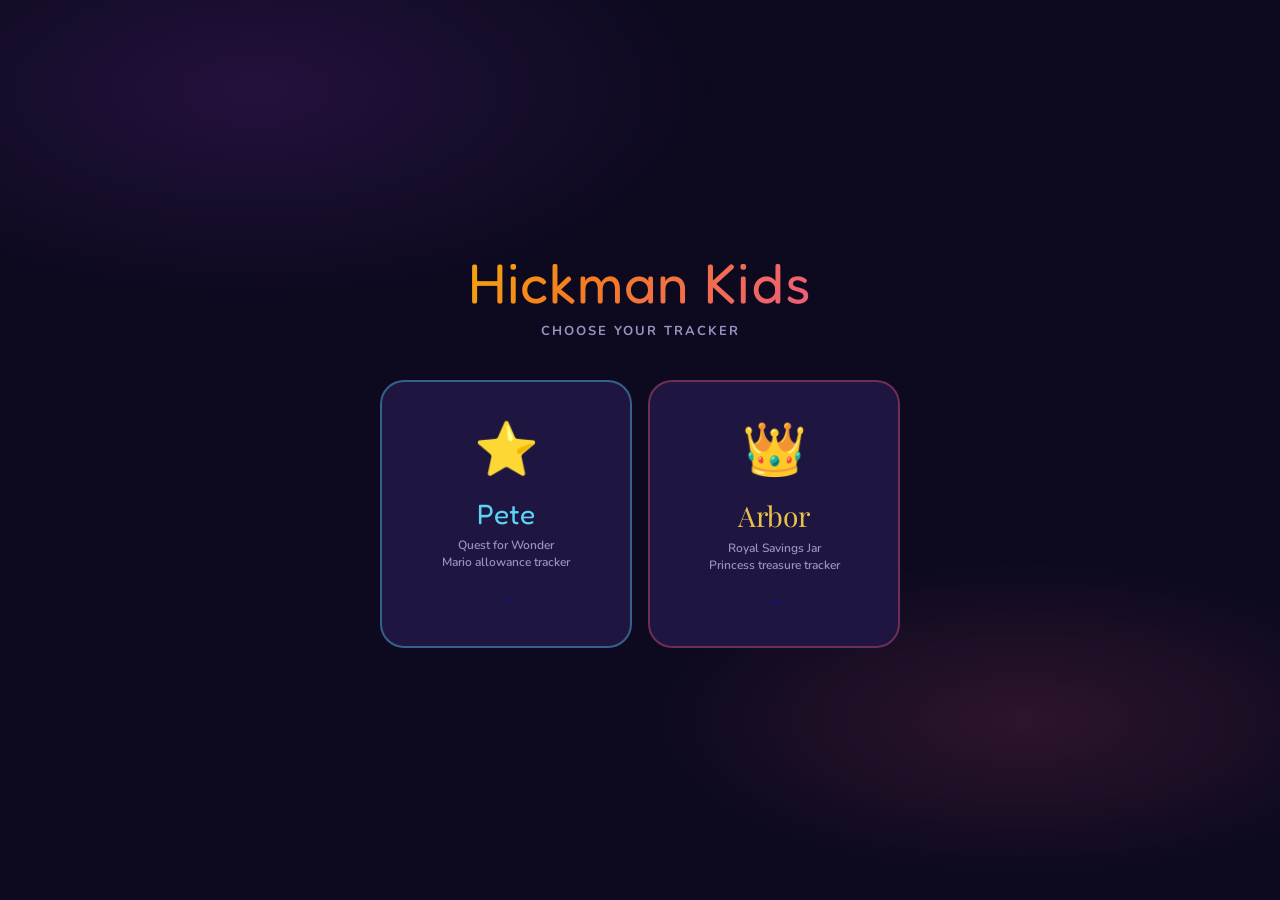
<file: index.html>
<!DOCTYPE html>
<html lang="en">
<head>
<meta charset="UTF-8">
<meta name="viewport" content="width=device-width, initial-scale=1.0">
<title>Hickman Kids Tracker</title>
<link href="https://fonts.googleapis.com/css2?family=Fredoka+One&family=Playfair+Display:wght@700;900&family=Nunito:wght@400;600;700;800&display=swap" rel="stylesheet">
<style>
  :root {
    --bg: #0d0a1f;
    --card: #1e1640;
    --border: #3a2f6b;
    --text: #f0eaff;
    --muted: #9b90c2;
    --yellow: #f5c400;
    --green: #2cb84e;
    --rose: #e8547a;
    --gold: #e8c14a;
    --peach: #f4a7b9;
    --lilac: #c9a8e0;
    --sky: #5bd3f5;
    --orange: #f57c20;
    --pink: #e9529e;
  }

  * { box-sizing: border-box; margin: 0; padding: 0; }

  body {
    background: var(--bg);
    font-family: 'Nunito', sans-serif;
    color: var(--text);
    min-height: 100vh;
    display: flex;
    flex-direction: column;
    align-items: center;
    justify-content: center;
    overflow-x: hidden;
    padding: 24px 16px;
  }

  body::before {
    content: '';
    position: fixed;
    inset: 0;
    background:
      radial-gradient(ellipse 60% 40% at 20% 10%, rgba(139,52,196,0.18) 0%, transparent 60%),
      radial-gradient(ellipse 50% 30% at 80% 80%, rgba(232,84,122,0.15) 0%, transparent 60%);
    pointer-events: none;
    z-index: 0;
  }

  .stars { position: fixed; inset: 0; pointer-events: none; z-index: 0; overflow: hidden; }
  .star {
    position: absolute;
    width: 3px; height: 3px;
    border-radius: 50%;
    background: white;
    opacity: 0;
    animation: twinkle var(--d) var(--delay) infinite;
  }
  @keyframes twinkle {
    0%, 100% { opacity: 0; }
    50% { opacity: var(--op); }
  }

  .wrap {
    position: relative;
    z-index: 1;
    max-width: 520px;
    width: 100%;
    text-align: center;
  }

  header { margin-bottom: 40px; }

  .main-title {
    font-family: 'Fredoka One', cursive;
    font-size: clamp(32px, 9vw, 56px);
    background: linear-gradient(135deg, var(--yellow) 0%, var(--orange) 40%, var(--pink) 100%);
    -webkit-background-clip: text;
    -webkit-text-fill-color: transparent;
    background-clip: text;
    line-height: 1.1;
    letter-spacing: 1px;
  }

  .subtitle {
    font-size: 13px;
    color: var(--muted);
    margin-top: 8px;
    font-weight: 700;
    letter-spacing: 2px;
    text-transform: uppercase;
  }

  .cards {
    display: grid;
    grid-template-columns: 1fr 1fr;
    gap: 16px;
  }

  .kid-card {
    display: block;
    text-decoration: none;
    background: var(--card);
    border: 2px solid var(--border);
    border-radius: 24px;
    padding: 32px 20px;
    transition: all 0.2s cubic-bezier(0.34,1.56,0.64,1);
    cursor: pointer;
    position: relative;
    overflow: hidden;
  }

  .kid-card::before {
    content: '';
    position: absolute;
    inset: 0;
    opacity: 0;
    transition: opacity 0.2s;
    border-radius: 22px;
  }

  .kid-card:hover { transform: translateY(-6px); }
  .kid-card:hover::before { opacity: 1; }

  .pete-card { border-color: rgba(91,211,245,0.4); }
  .pete-card::before { background: radial-gradient(ellipse at top, rgba(91,211,245,0.08) 0%, transparent 70%); }
  .pete-card:hover { border-color: var(--sky); box-shadow: 0 8px 32px rgba(91,211,245,0.2); }

  .arbor-card { border-color: rgba(232,84,122,0.4); }
  .arbor-card::before { background: radial-gradient(ellipse at top, rgba(232,84,122,0.08) 0%, transparent 70%); }
  .arbor-card:hover { border-color: var(--rose); box-shadow: 0 8px 32px rgba(232,84,122,0.2); }

  .kid-emoji {
    font-size: 52px;
    display: block;
    margin-bottom: 12px;
    animation: bob 3s ease-in-out infinite;
  }

  .pete-card .kid-emoji { animation-delay: 0s; }
  .arbor-card .kid-emoji { animation-delay: 1.5s; }

  @keyframes bob {
    0%, 100% { transform: translateY(0); }
    50% { transform: translateY(-8px); }
  }

  .kid-name {
    font-family: 'Fredoka One', cursive;
    font-size: 28px;
    margin-bottom: 6px;
  }

  .pete-card .kid-name { color: var(--sky); }
  .arbor-card .kid-name {
    font-family: 'Playfair Display', serif;
    color: var(--gold);
  }

  .kid-desc {
    font-size: 12px;
    color: var(--muted);
    font-weight: 600;
    line-height: 1.4;
  }

  .arrow {
    display: inline-block;
    margin-top: 16px;
    font-size: 18px;
    opacity: 0.4;
    transition: opacity 0.2s, transform 0.2s;
  }
  .kid-card:hover .arrow { opacity: 1; transform: translateX(4px); }

  @media (max-width: 420px) {
    .cards { grid-template-columns: 1fr; }
  }
</style>
</head>
<body>

<div class="stars" id="stars"></div>

<div class="wrap">
  <header>
    <div class="main-title">Hickman Kids</div>
    <div class="subtitle">Choose your tracker</div>
  </header>

  <div class="cards">
    <a class="kid-card pete-card" href="pete.html">
      <span class="kid-emoji">⭐</span>
      <div class="kid-name">Pete</div>
      <div class="kid-desc">Quest for Wonder<br>Mario allowance tracker</div>
      <div class="arrow">→</div>
    </a>
    <a class="kid-card arbor-card" href="arbor.html">
      <span class="kid-emoji">👑</span>
      <div class="kid-name">Arbor</div>
      <div class="kid-desc">Royal Savings Jar<br>Princess treasure tracker</div>
      <div class="arrow">→</div>
    </a>
  </div>
</div>

<script>
function buildStars() {
  const s = document.getElementById('stars');
  for (let i = 0; i < 70; i++) {
    const d = document.createElement('div');
    d.className = 'star';
    d.style.cssText = `left:${Math.random()*100}%;top:${Math.random()*100}%;--d:${2+Math.random()*4}s;--delay:${Math.random()*5}s;--op:${0.3+Math.random()*0.7}`;
    s.appendChild(d);
  }
}
buildStars();
</script>
</body>
</html>
</file>
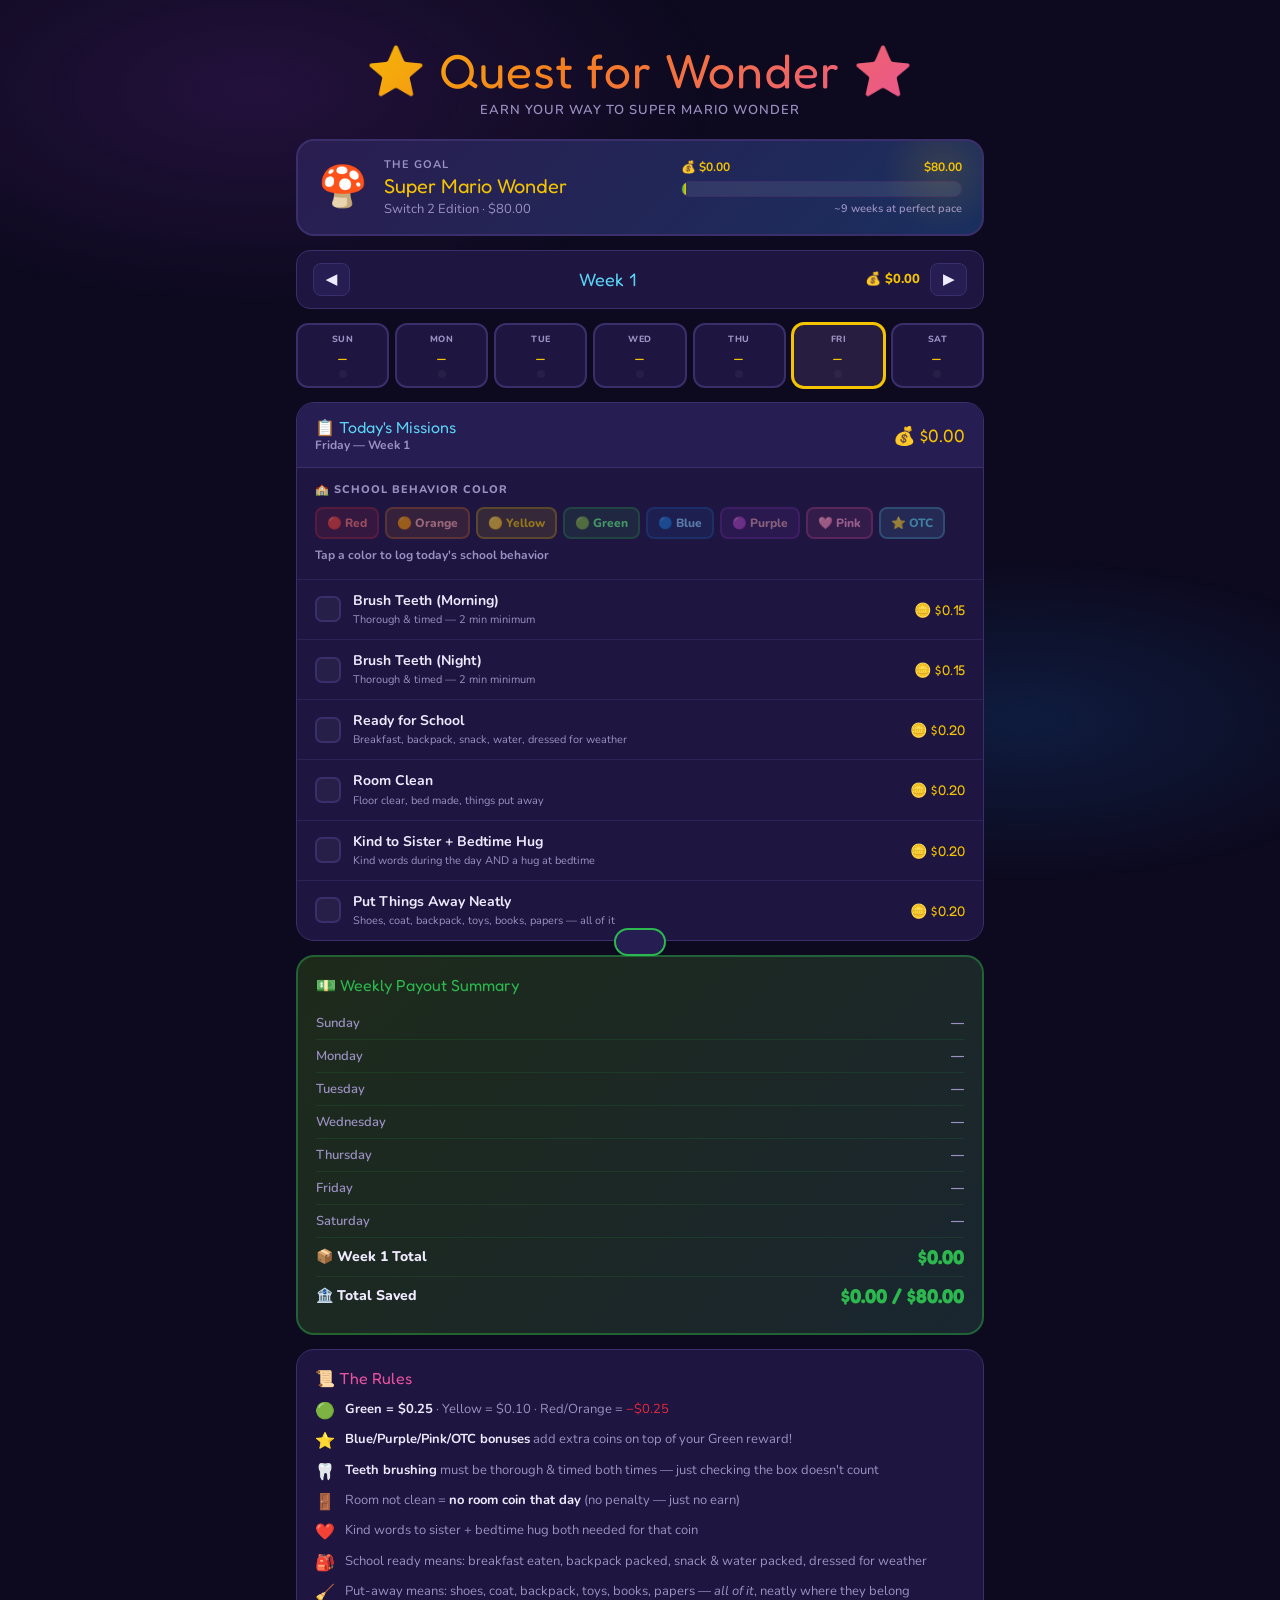
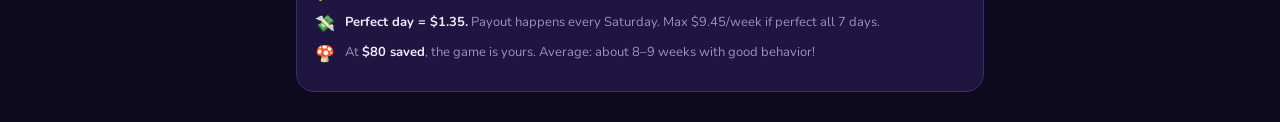
<file: mario-tracker/index.html>
<!DOCTYPE html>
<html lang="en">
<head>
<meta charset="UTF-8">
<meta name="viewport" content="width=device-width, initial-scale=1.0">
<title>Mario Wonder Allowance Tracker</title>
<link href="https://fonts.googleapis.com/css2?family=Fredoka+One&family=Nunito:wght@400;600;700;800&display=swap" rel="stylesheet">
<style>
  :root {
    --red: #e8293a;
    --blue: #1a6fcf;
    --yellow: #f5c400;
    --green: #2cb84e;
    --orange: #f57c20;
    --purple: #8b34c4;
    --pink: #e9529e;
    --sky: #5bd3f5;
    --dark: #1a1033;
    --coin: #f5c400;
    --bg: #0d0a1f;
    --card: #1e1640;
    --card2: #261d52;
    --text: #f0eaff;
    --muted: #9b90c2;
    --border: #3a2f6b;
    --goal: 80;
  }

  * { box-sizing: border-box; margin: 0; padding: 0; }

  body {
    background: var(--bg);
    font-family: 'Nunito', sans-serif;
    color: var(--text);
    min-height: 100vh;
    overflow-x: hidden;
  }

  body::before {
    content: '';
    position: fixed;
    inset: 0;
    background:
      radial-gradient(ellipse 60% 40% at 20% 10%, rgba(139,52,196,0.18) 0%, transparent 60%),
      radial-gradient(ellipse 50% 30% at 80% 80%, rgba(26,111,207,0.18) 0%, transparent 60%);
    pointer-events: none;
    z-index: 0;
  }

  .stars {
    position: fixed;
    inset: 0;
    pointer-events: none;
    z-index: 0;
    overflow: hidden;
  }
  .star {
    position: absolute;
    width: 3px; height: 3px;
    border-radius: 50%;
    background: white;
    opacity: 0;
    animation: twinkle var(--d) var(--delay) infinite;
  }
  @keyframes twinkle {
    0%, 100% { opacity: 0; }
    50% { opacity: var(--op); }
  }

  .wrap { position: relative; z-index: 1; max-width: 720px; margin: 0 auto; padding: 16px; }

  /* HEADER */
  header {
    text-align: center;
    padding: 28px 16px 20px;
  }
  .game-title {
    font-family: 'Fredoka One', cursive;
    font-size: clamp(28px, 7vw, 48px);
    background: linear-gradient(135deg, var(--yellow) 0%, var(--orange) 40%, var(--pink) 100%);
    -webkit-background-clip: text;
    -webkit-text-fill-color: transparent;
    background-clip: text;
    text-shadow: none;
    line-height: 1.1;
    letter-spacing: 1px;
  }
  .subtitle {
    font-size: 13px;
    color: var(--muted);
    margin-top: 4px;
    font-weight: 600;
    letter-spacing: 1px;
    text-transform: uppercase;
  }

  /* GOAL BANNER */
  .goal-banner {
    background: linear-gradient(135deg, #2a1d50, #1a2f5e);
    border: 2px solid var(--border);
    border-radius: 18px;
    padding: 16px 20px;
    margin-bottom: 14px;
    display: flex;
    align-items: center;
    gap: 16px;
    position: relative;
    overflow: hidden;
  }
  .goal-banner::before {
    content: '';
    position: absolute;
    top: -30px; right: -20px;
    width: 120px; height: 120px;
    background: radial-gradient(circle, rgba(245,196,0,0.12) 0%, transparent 70%);
  }
  .coin-icon { font-size: 40px; flex-shrink: 0; }
  .goal-info { flex: 1; }
  .goal-label { font-size: 11px; text-transform: uppercase; letter-spacing: 1px; color: var(--muted); font-weight: 700; }
  .goal-name { font-family: 'Fredoka One', cursive; font-size: 20px; color: var(--yellow); margin: 2px 0; }
  .goal-price { font-size: 13px; color: var(--muted); }
  .progress-area { flex: 1; min-width: 0; }
  .progress-label {
    display: flex;
    justify-content: space-between;
    font-size: 12px;
    font-weight: 700;
    margin-bottom: 6px;
  }
  .progress-label span:first-child { color: var(--sky); }
  .progress-label span:last-child { color: var(--yellow); }
  .progress-bar {
    height: 16px;
    background: rgba(255,255,255,0.08);
    border-radius: 8px;
    overflow: hidden;
    border: 1px solid var(--border);
  }
  .progress-fill {
    height: 100%;
    background: linear-gradient(90deg, var(--green), var(--yellow));
    border-radius: 8px;
    transition: width 0.6s cubic-bezier(0.34,1.56,0.64,1);
    min-width: 4px;
  }
  .weeks-left {
    font-size: 11px;
    color: var(--muted);
    margin-top: 4px;
    text-align: right;
    font-weight: 600;
  }

  /* WEEK NAV */
  .week-nav {
    display: flex;
    align-items: center;
    gap: 10px;
    background: var(--card);
    border: 1px solid var(--border);
    border-radius: 14px;
    padding: 12px 16px;
    margin-bottom: 14px;
  }
  .week-nav button {
    background: var(--card2);
    border: 1px solid var(--border);
    color: var(--text);
    border-radius: 8px;
    padding: 6px 12px;
    font-family: 'Nunito', sans-serif;
    font-weight: 700;
    font-size: 14px;
    cursor: pointer;
    transition: background 0.15s;
  }
  .week-nav button:hover { background: #3a2f6b; }
  .week-title {
    flex: 1;
    text-align: center;
    font-family: 'Fredoka One', cursive;
    font-size: 18px;
    color: var(--sky);
  }
  .week-earned {
    font-size: 13px;
    font-weight: 800;
    color: var(--yellow);
    white-space: nowrap;
  }

  /* DAY GRID */
  .days-grid {
    display: grid;
    grid-template-columns: repeat(7, 1fr);
    gap: 6px;
    margin-bottom: 14px;
  }
  .day-pill {
    background: var(--card);
    border: 2px solid var(--border);
    border-radius: 12px;
    padding: 8px 4px;
    text-align: center;
    cursor: pointer;
    transition: all 0.15s;
    position: relative;
  }
  .day-pill:hover { border-color: var(--sky); transform: translateY(-2px); }
  .day-pill.active { border-color: var(--yellow); background: #261d40; box-shadow: 0 0 0 1px var(--yellow); }
  .day-pill.today { border-color: var(--sky); }
  .day-name { font-size: 9px; font-weight: 800; text-transform: uppercase; letter-spacing: 0.5px; color: var(--muted); margin-bottom: 4px; }
  .day-coins { font-family: 'Fredoka One', cursive; font-size: 14px; color: var(--yellow); }
  .day-dot {
    width: 8px; height: 8px;
    border-radius: 50%;
    margin: 4px auto 0;
  }
  .day-dot.full { background: var(--green); }
  .day-dot.partial { background: var(--yellow); }
  .day-dot.empty { background: rgba(255,255,255,0.12); }
  .day-dot.future { background: rgba(255,255,255,0.04); }

  /* CHECKLIST */
  .checklist-card {
    background: var(--card);
    border: 1px solid var(--border);
    border-radius: 18px;
    overflow: hidden;
    margin-bottom: 14px;
  }
  .checklist-header {
    display: flex;
    align-items: center;
    justify-content: space-between;
    padding: 14px 18px;
    background: var(--card2);
    border-bottom: 1px solid var(--border);
  }
  .checklist-title { font-family: 'Fredoka One', cursive; font-size: 16px; color: var(--sky); }
  .checklist-day-label { font-size: 12px; font-weight: 700; color: var(--muted); }
  .checklist-day-coins { font-family: 'Fredoka One', cursive; font-size: 18px; color: var(--yellow); }

  .task-item {
    display: flex;
    align-items: center;
    gap: 12px;
    padding: 12px 18px;
    border-bottom: 1px solid rgba(58,47,107,0.5);
    cursor: pointer;
    transition: background 0.12s;
    user-select: none;
  }
  .task-item:last-child { border-bottom: none; }
  .task-item:hover { background: rgba(255,255,255,0.04); }
  .task-item.penalty-mode { cursor: default; }

  .task-check {
    width: 26px; height: 26px;
    border-radius: 7px;
    border: 2px solid var(--border);
    display: flex; align-items: center; justify-content: center;
    flex-shrink: 0;
    font-size: 14px;
    transition: all 0.15s;
    background: rgba(255,255,255,0.04);
  }
  .task-item.done .task-check { background: var(--green); border-color: var(--green); }
  .task-item.penalized .task-check { background: var(--red); border-color: var(--red); }
  .task-item.partial .task-check { background: var(--orange); border-color: var(--orange); }

  .task-info { flex: 1; min-width: 0; }
  .task-name { font-weight: 700; font-size: 14px; line-height: 1.3; }
  .task-note { font-size: 11px; color: var(--muted); margin-top: 2px; }
  .task-item.done .task-name { text-decoration: line-through; color: var(--muted); }

  .task-coin {
    font-family: 'Fredoka One', cursive;
    font-size: 14px;
    display: flex;
    align-items: center;
    gap: 3px;
    white-space: nowrap;
    flex-shrink: 0;
  }
  .task-coin.earn { color: var(--yellow); }
  .task-coin.penalty { color: var(--red); }
  .task-coin.zero { color: var(--muted); }

  /* SCHOOL BEHAVIOR SECTION */
  .behavior-section {
    padding: 14px 18px;
    border-bottom: 1px solid rgba(58,47,107,0.5);
  }
  .behavior-label { font-size: 11px; font-weight: 800; text-transform: uppercase; letter-spacing: 1px; color: var(--muted); margin-bottom: 10px; }
  .behavior-row { display: flex; gap: 6px; flex-wrap: wrap; }
  .beh-btn {
    padding: 6px 10px;
    border-radius: 8px;
    border: 2px solid transparent;
    font-family: 'Nunito', sans-serif;
    font-weight: 800;
    font-size: 12px;
    cursor: pointer;
    transition: all 0.15s;
    opacity: 0.55;
  }
  .beh-btn:hover { opacity: 0.85; transform: scale(1.05); }
  .beh-btn.selected { opacity: 1; transform: scale(1.07); box-shadow: 0 2px 12px rgba(0,0,0,0.4); }
  .beh-red { background: rgba(232,41,58,0.2); color: #f77; border-color: rgba(232,41,58,0.4); }
  .beh-red.selected { background: var(--red); color: white; border-color: var(--red); }
  .beh-orange { background: rgba(245,124,32,0.2); color: #faa; border-color: rgba(245,124,32,0.4); }
  .beh-orange.selected { background: var(--orange); color: white; border-color: var(--orange); }
  .beh-yellow { background: rgba(245,196,0,0.2); color: var(--yellow); border-color: rgba(245,196,0,0.4); }
  .beh-yellow.selected { background: var(--yellow); color: #1a1033; border-color: var(--yellow); }
  .beh-green { background: rgba(44,184,78,0.2); color: #6f8; border-color: rgba(44,184,78,0.4); }
  .beh-green.selected { background: var(--green); color: white; border-color: var(--green); }
  .beh-blue { background: rgba(26,111,207,0.2); color: #8cf; border-color: rgba(26,111,207,0.4); }
  .beh-blue.selected { background: var(--blue); color: white; border-color: var(--blue); }
  .beh-purple { background: rgba(139,52,196,0.2); color: #d9a; border-color: rgba(139,52,196,0.4); }
  .beh-purple.selected { background: var(--purple); color: white; border-color: var(--purple); }
  .beh-pink { background: rgba(233,82,158,0.2); color: #f9c; border-color: rgba(233,82,158,0.4); }
  .beh-pink.selected { background: var(--pink); color: white; border-color: var(--pink); }
  .beh-otc { background: rgba(91,211,245,0.2); color: var(--sky); border-color: rgba(91,211,245,0.4); }
  .beh-otc.selected { background: var(--sky); color: #0d0a1f; border-color: var(--sky); }
  .behavior-result { font-size: 12px; font-weight: 700; margin-top: 8px; min-height: 18px; }

  /* PAYOUT CARD */
  .payout-card {
    background: linear-gradient(135deg, #1d2a1a, #1a2630);
    border: 2px solid rgba(44,184,78,0.4);
    border-radius: 18px;
    padding: 18px;
    margin-bottom: 14px;
  }
  .payout-title {
    font-family: 'Fredoka One', cursive;
    font-size: 16px;
    color: var(--green);
    margin-bottom: 12px;
    display: flex;
    align-items: center;
    gap: 6px;
  }
  .payout-row {
    display: flex;
    justify-content: space-between;
    align-items: center;
    padding: 7px 0;
    border-bottom: 1px solid rgba(44,184,78,0.12);
    font-size: 13px;
  }
  .payout-row:last-child { border-bottom: none; }
  .payout-row span:first-child { color: var(--muted); font-weight: 600; }
  .payout-row span:last-child { font-weight: 800; }
  .payout-total { color: var(--green) !important; font-family: 'Fredoka One', cursive; font-size: 20px !important; }
  .payout-total-label { color: var(--text) !important; font-size: 14px !important; font-weight: 800 !important; }

  /* RULES */
  .rules-card {
    background: var(--card);
    border: 1px solid var(--border);
    border-radius: 18px;
    padding: 18px;
    margin-bottom: 14px;
  }
  .rules-title { font-family: 'Fredoka One', cursive; font-size: 16px; color: var(--pink); margin-bottom: 12px; }
  .rule { display: flex; gap: 10px; margin-bottom: 8px; font-size: 13px; line-height: 1.4; }
  .rule-icon { flex-shrink: 0; font-size: 16px; }
  .rule-text { color: var(--muted); }
  .rule strong { color: var(--text); }

  /* CONFETTI BURST */
  .confetti-overlay {
    position: fixed; inset: 0; pointer-events: none; z-index: 100;
    overflow: hidden;
    display: none;
  }
  .confetti-overlay.show { display: block; }
  .conf-piece {
    position: absolute;
    width: 8px; height: 8px;
    border-radius: 2px;
    animation: confetti-fall 1.6s ease-in forwards;
  }
  @keyframes confetti-fall {
    0% { transform: translateY(-20px) rotate(0deg); opacity: 1; }
    100% { transform: translateY(110vh) rotate(720deg); opacity: 0; }
  }

  /* TOAST */
  .toast {
    position: fixed;
    bottom: 24px; left: 50%;
    transform: translateX(-50%) translateY(80px);
    background: var(--card2);
    border: 2px solid var(--green);
    color: var(--text);
    padding: 12px 24px;
    border-radius: 14px;
    font-family: 'Fredoka One', cursive;
    font-size: 16px;
    z-index: 200;
    transition: transform 0.35s cubic-bezier(0.34,1.56,0.64,1);
    pointer-events: none;
    white-space: nowrap;
  }
  .toast.show { transform: translateX(-50%) translateY(0); }

  .coins-display {
    display: inline-flex; align-items: center; gap: 4px;
  }

  @media (max-width: 480px) {
    .goal-banner { flex-direction: column; align-items: flex-start; gap: 10px; }
    .days-grid { grid-template-columns: repeat(7,1fr); gap: 4px; }
    .day-name { font-size: 8px; }
    .day-coins { font-size: 12px; }
  }
</style>
</head>
<body>

<div class="stars" id="stars"></div>

<div class="confetti-overlay" id="confetti"></div>
<div class="toast" id="toast"></div>

<div class="wrap">

  <header>
    <div class="game-title">⭐ Quest for Wonder ⭐</div>
    <div class="subtitle">Earn your way to Super Mario Wonder</div>
  </header>

  <!-- GOAL BANNER -->
  <div class="goal-banner">
    <div class="coin-icon">🍄</div>
    <div class="goal-info">
      <div class="goal-label">The Goal</div>
      <div class="goal-name">Super Mario Wonder</div>
      <div class="goal-price">Switch 2 Edition · $80.00</div>
    </div>
    <div class="progress-area">
      <div class="progress-label">
        <span>💰 <span id="totalEarned">$0.00</span></span>
        <span>$80.00</span>
      </div>
      <div class="progress-bar">
        <div class="progress-fill" id="progressFill" style="width:0%"></div>
      </div>
      <div class="weeks-left" id="weeksLeft"></div>
    </div>
  </div>

  <!-- WEEK NAV -->
  <div class="week-nav">
    <button onclick="changeWeek(-1)">◀</button>
    <div class="week-title" id="weekTitle">Week 1</div>
    <div class="week-earned">💰 <span id="weekEarned">$0.00</span></div>
    <button onclick="changeWeek(1)">▶</button>
  </div>

  <!-- DAY PILLS -->
  <div class="days-grid" id="daysGrid"></div>

  <!-- DAILY CHECKLIST -->
  <div class="checklist-card">
    <div class="checklist-header">
      <div>
        <div class="checklist-title">📋 Today's Missions</div>
        <div class="checklist-day-label" id="checklistDayLabel">Monday</div>
      </div>
      <div class="checklist-day-coins">💰 <span id="dayTotal">$0.00</span></div>
    </div>

    <!-- BEHAVIOR -->
    <div class="behavior-section">
      <div class="behavior-label">🏫 School Behavior Color</div>
      <div class="behavior-row" id="behaviorRow"></div>
      <div class="behavior-result" id="behaviorResult"></div>
    </div>

    <!-- TASKS -->
    <div id="taskList"></div>
  </div>

  <!-- WEEKLY PAYOUT -->
  <div class="payout-card">
    <div class="payout-title">💵 Weekly Payout Summary</div>
    <div id="payoutRows"></div>
  </div>

  <!-- RULES -->
  <div class="rules-card">
    <div class="rules-title">📜 The Rules</div>
    <div class="rule"><span class="rule-icon">🟢</span><div class="rule-text"><strong>Green = $0.25</strong> · Yellow = $0.10 · Red/Orange = <span style="color:var(--red)">−$0.25</span></div></div>
    <div class="rule"><span class="rule-icon">⭐</span><div class="rule-text"><strong>Blue/Purple/Pink/OTC bonuses</strong> add extra coins on top of your Green reward!</div></div>
    <div class="rule"><span class="rule-icon">🦷</span><div class="rule-text"><strong>Teeth brushing</strong> must be thorough &amp; timed both times — just checking the box doesn't count</div></div>
    <div class="rule"><span class="rule-icon">🚪</span><div class="rule-text">Room not clean = <strong>no room coin that day</strong> (no penalty — just no earn)</div></div>
    <div class="rule"><span class="rule-icon">❤️</span><div class="rule-text">Kind words to sister + bedtime hug both needed for that coin</div></div>
    <div class="rule"><span class="rule-icon">🎒</span><div class="rule-text">School ready means: breakfast eaten, backpack packed, snack &amp; water packed, dressed for weather</div></div>
    <div class="rule"><span class="rule-icon">🧹</span><div class="rule-text">Put-away means: shoes, coat, backpack, toys, books, papers — <em>all of it</em>, neatly where they belong</div></div>
    <div class="rule"><span class="rule-icon">💸</span><div class="rule-text"><strong>Perfect day = $1.35.</strong> Payout happens every Saturday. Max $9.45/week if perfect all 7 days.</div></div>
    <div class="rule"><span class="rule-icon">🍄</span><div class="rule-text">At <strong>$80 saved</strong>, the game is yours. Average: about 8–9 weeks with good behavior!</div></div>
  </div>

</div>

<script>
// ─── DATA ───────────────────────────────────────────────────────────────
const GOAL = 80;
const DAYS = ['Sun','Mon','Tue','Wed','Thu','Fri','Sat'];
const DAY_FULL = ['Sunday','Monday','Tuesday','Wednesday','Thursday','Friday','Saturday'];

const BEHAVIOR_COLORS = [
  { id:'red',    label:'🔴 Red',    cls:'beh-red',    earn: -0.25, penalty: true,  note: '−$0.25 today' },
  { id:'orange', label:'🟠 Orange', cls:'beh-orange', earn: -0.25, penalty: true,  note: '−$0.25 today' },
  { id:'yellow', label:'🟡 Yellow', cls:'beh-yellow', earn:  0.10, penalty: false, note: '+$0.10' },
  { id:'green',  label:'🟢 Green',  cls:'beh-green',  earn:  0.25, penalty: false, note: '+$0.25 ✨' },
  { id:'blue',   label:'🔵 Blue',   cls:'beh-blue',   earn:  0.40, penalty: false, note: '+$0.40 🌟' },
  { id:'purple', label:'🟣 Purple', cls:'beh-purple', earn:  0.55, penalty: false, note: '+$0.55 💜' },
  { id:'pink',   label:'🩷 Pink',   cls:'beh-pink',   earn:  0.65, penalty: false, note: '+$0.65 🩷' },
  { id:'otc',    label:'⭐ OTC',    cls:'beh-otc',    earn:  0.80, penalty: false, note: '+$0.80 🏆 WOW!' },
];

// Tasks: type "check" = earn if done / "penalty" = penalize if missed (after first warning)
const TASKS = [
  { id:'teeth',   name:'Brush Teeth (Morning)',     note:'Thorough & timed — 2 min minimum', earn: 0.15, type:'check' },
  { id:'teeth2',  name:'Brush Teeth (Night)',        note:'Thorough & timed — 2 min minimum', earn: 0.15, type:'check' },
  { id:'ready',   name:'Ready for School',           note:'Breakfast, backpack, snack, water, dressed for weather', earn: 0.20, type:'check' },
  { id:'room',    name:'Room Clean',                 note:'Floor clear, bed made, things put away', earn: 0.20, type:'check' },
  { id:'sister',  name:'Kind to Sister + Bedtime Hug', note:'Kind words during the day AND a hug at bedtime', earn: 0.20, type:'check' },
  { id:'putaway', name:'Put Things Away Neatly',    note:'Shoes, coat, backpack, toys, books, papers — all of it', earn: 0.20, type:'check' },
];
// Max per day: behavior (up to 0.80) + tasks (1.10) = up to $1.90
// Base "good day" (Green + all tasks) = 0.25 + 1.10 = $1.35

// ─── STATE ──────────────────────────────────────────────────────────────
const STORAGE_KEY = 'mario_allowance_v3';
let state = load();

function load() {
  try {
    const s = JSON.parse(localStorage.getItem(STORAGE_KEY));
    if (s && s.weeks) return s;
  } catch(e) {}
  return { weeks: {}, currentWeek: 1, startDate: new Date().toISOString().split('T')[0] };
}
function save() {
  try { localStorage.setItem(STORAGE_KEY, JSON.stringify(state)); } catch(e) {}
}

function getWeekData(w) {
  if (!state.weeks[w]) state.weeks[w] = {};
  return state.weeks[w];
}
function getDayData(w, d) {
  const wd = getWeekData(w);
  if (!wd[d]) wd[d] = { tasks: {}, behavior: null };
  return wd[d];
}

// ─── CALCULATIONS ────────────────────────────────────────────────────────
function calcDay(w, d) {
  const dd = getDayData(w, d);
  let total = 0;
  // Behavior
  if (dd.behavior) {
    const b = BEHAVIOR_COLORS.find(x => x.id === dd.behavior);
    if (b) total += b.earn;
  }
  // Tasks
  TASKS.forEach(t => {
    if (dd.tasks[t.id] === true) total += t.earn;
  });
  return Math.max(0, total);
}
function calcWeek(w) {
  let t = 0;
  for (let d = 0; d < 7; d++) t += calcDay(w, d);
  return t;
}
function calcAllTime() {
  let t = 0;
  Object.keys(state.weeks).forEach(w => t += calcWeek(parseInt(w)));
  return t;
}

// ─── CURRENT DAY ─────────────────────────────────────────────────────────
let selectedDay = new Date().getDay(); // 0=Sun

function todayInWeek() {
  // Try to figure out which week "today" is
  return state.currentWeek;
}

// ─── RENDER ──────────────────────────────────────────────────────────────
function fmt(n) {
  const v = Math.max(0, n);
  return '$' + v.toFixed(2);
}

function renderAll() {
  renderGoal();
  renderWeekNav();
  renderDayGrid();
  renderChecklist();
  renderPayout();
}

function renderGoal() {
  const earned = calcAllTime();
  document.getElementById('totalEarned').textContent = fmt(earned);
  const pct = Math.min(100, (earned / GOAL) * 100);
  document.getElementById('progressFill').style.width = pct + '%';
  const remaining = Math.max(0, GOAL - earned);
  if (remaining <= 0) {
    document.getElementById('weeksLeft').textContent = '🏆 YOU DID IT!';
  } else {
    const weeksNeeded = Math.ceil(remaining / 9.45);
    document.getElementById('weeksLeft').textContent = `~${weeksNeeded} week${weeksNeeded===1?'':'s'} at perfect pace`;
  }
}

function renderWeekNav() {
  document.getElementById('weekTitle').textContent = `Week ${state.currentWeek}`;
  document.getElementById('weekEarned').textContent = fmt(calcWeek(state.currentWeek));
}

function renderDayGrid() {
  const grid = document.getElementById('daysGrid');
  grid.innerHTML = '';
  for (let d = 0; d < 7; d++) {
    const earned = calcDay(state.currentWeek, d);
    const dd = getDayData(state.currentWeek, d);
    const hasData = dd.behavior || Object.values(dd.tasks).some(v => v);
    const pill = document.createElement('div');
    pill.className = 'day-pill' + (d === selectedDay ? ' active' : '');
    const dotCls = !hasData ? 'future' : earned >= 1.0 ? 'full' : earned > 0 ? 'partial' : 'empty';
    pill.innerHTML = `
      <div class="day-name">${DAYS[d]}</div>
      <div class="day-coins">${earned > 0 ? fmt(earned) : '—'}</div>
      <div class="day-dot ${dotCls}"></div>`;
    pill.onclick = () => { selectedDay = d; renderDayGrid(); renderChecklist(); };
    grid.appendChild(pill);
  }
}

function renderChecklist() {
  const w = state.currentWeek, d = selectedDay;
  const dd = getDayData(w, d);
  document.getElementById('checklistDayLabel').textContent = DAY_FULL[d] + ` — Week ${w}`;
  document.getElementById('dayTotal').textContent = fmt(calcDay(w, d));

  // Behavior buttons
  const brow = document.getElementById('behaviorRow');
  brow.innerHTML = '';
  BEHAVIOR_COLORS.forEach(b => {
    const btn = document.createElement('button');
    btn.className = `beh-btn ${b.cls}${dd.behavior === b.id ? ' selected' : ''}`;
    btn.textContent = b.label;
    btn.onclick = () => {
      if (dd.behavior === b.id) { dd.behavior = null; }
      else { dd.behavior = b.id; }
      save(); renderAll();
    };
    brow.appendChild(btn);
  });
  const br = document.getElementById('behaviorResult');
  if (dd.behavior) {
    const b = BEHAVIOR_COLORS.find(x => x.id === dd.behavior);
    br.textContent = b ? `${b.label}: ${b.note}` : '';
    br.style.color = b?.penalty ? 'var(--red)' : 'var(--green)';
  } else {
    br.textContent = 'Tap a color to log today\'s school behavior';
    br.style.color = 'var(--muted)';
  }

  // Tasks
  const list = document.getElementById('taskList');
  list.innerHTML = '';
  TASKS.forEach(t => {
    const done = dd.tasks[t.id] === true;
    const item = document.createElement('div');
    item.className = `task-item${done ? ' done' : ''}`;
    item.innerHTML = `
      <div class="task-check">${done ? '✓' : ''}</div>
      <div class="task-info">
        <div class="task-name">${t.name}</div>
        <div class="task-note">${t.note}</div>
      </div>
      <div class="task-coin earn">🪙 ${fmt(t.earn)}</div>`;
    item.onclick = () => {
      dd.tasks[t.id] = !done;
      if (!done) spawnCoin(item);
      save(); renderAll();
    };
    list.appendChild(item);
  });
}

function renderPayout() {
  const rows = document.getElementById('payoutRows');
  rows.innerHTML = '';
  let weekTotal = 0;
  for (let d = 0; d < 7; d++) {
    const earned = calcDay(state.currentWeek, d);
    weekTotal += earned;
    const row = document.createElement('div');
    row.className = 'payout-row';
    const dd = getDayData(state.currentWeek, d);
    const hasData = dd.behavior || Object.values(dd.tasks).some(v => v);
    row.innerHTML = `<span>${DAY_FULL[d]}</span><span style="color:${earned>0?'var(--yellow)':'var(--muted)'}">${hasData ? fmt(earned) : '—'}</span>`;
    rows.appendChild(row);
  }
  const totRow = document.createElement('div');
  totRow.className = 'payout-row';
  totRow.innerHTML = `<span class="payout-total-label">📦 Week ${state.currentWeek} Total</span><span class="payout-total">${fmt(weekTotal)}</span>`;
  rows.appendChild(totRow);

  const allTime = calcAllTime();
  const grandRow = document.createElement('div');
  grandRow.className = 'payout-row';
  grandRow.innerHTML = `<span class="payout-total-label">🏦 Total Saved</span><span class="payout-total">${fmt(allTime)} / $80.00</span>`;
  rows.appendChild(grandRow);
}

// ─── WEEK NAV ─────────────────────────────────────────────────────────────
function changeWeek(dir) {
  state.currentWeek = Math.max(1, state.currentWeek + dir);
  save(); renderAll();
}

// ─── COIN BURST ───────────────────────────────────────────────────────────
function spawnCoin(el) {
  const rect = el.getBoundingClientRect();
  for (let i = 0; i < 6; i++) {
    const c = document.createElement('div');
    c.textContent = '🪙';
    c.style.cssText = `position:fixed;font-size:18px;left:${rect.left+rect.width/2}px;top:${rect.top}px;animation:confetti-fall 0.9s ${i*0.08}s ease-in forwards;transform-origin:center;z-index:99;pointer-events:none;`;
    document.body.appendChild(c);
    setTimeout(() => c.remove(), 1200);
  }
}

// ─── STARS ────────────────────────────────────────────────────────────────
function buildStars() {
  const s = document.getElementById('stars');
  for (let i = 0; i < 70; i++) {
    const d = document.createElement('div');
    d.className = 'star';
    d.style.cssText = `left:${Math.random()*100}%;top:${Math.random()*100}%;--d:${2+Math.random()*4}s;--delay:${Math.random()*5}s;--op:${0.3+Math.random()*0.7}`;
    s.appendChild(d);
  }
}

// ─── TOAST ────────────────────────────────────────────────────────────────
function showToast(msg) {
  const t = document.getElementById('toast');
  t.textContent = msg;
  t.classList.add('show');
  setTimeout(() => t.classList.remove('show'), 2500);
}

// ─── INIT ─────────────────────────────────────────────────────────────────
buildStars();
renderAll();
</script>
</body>
</html>
</file>
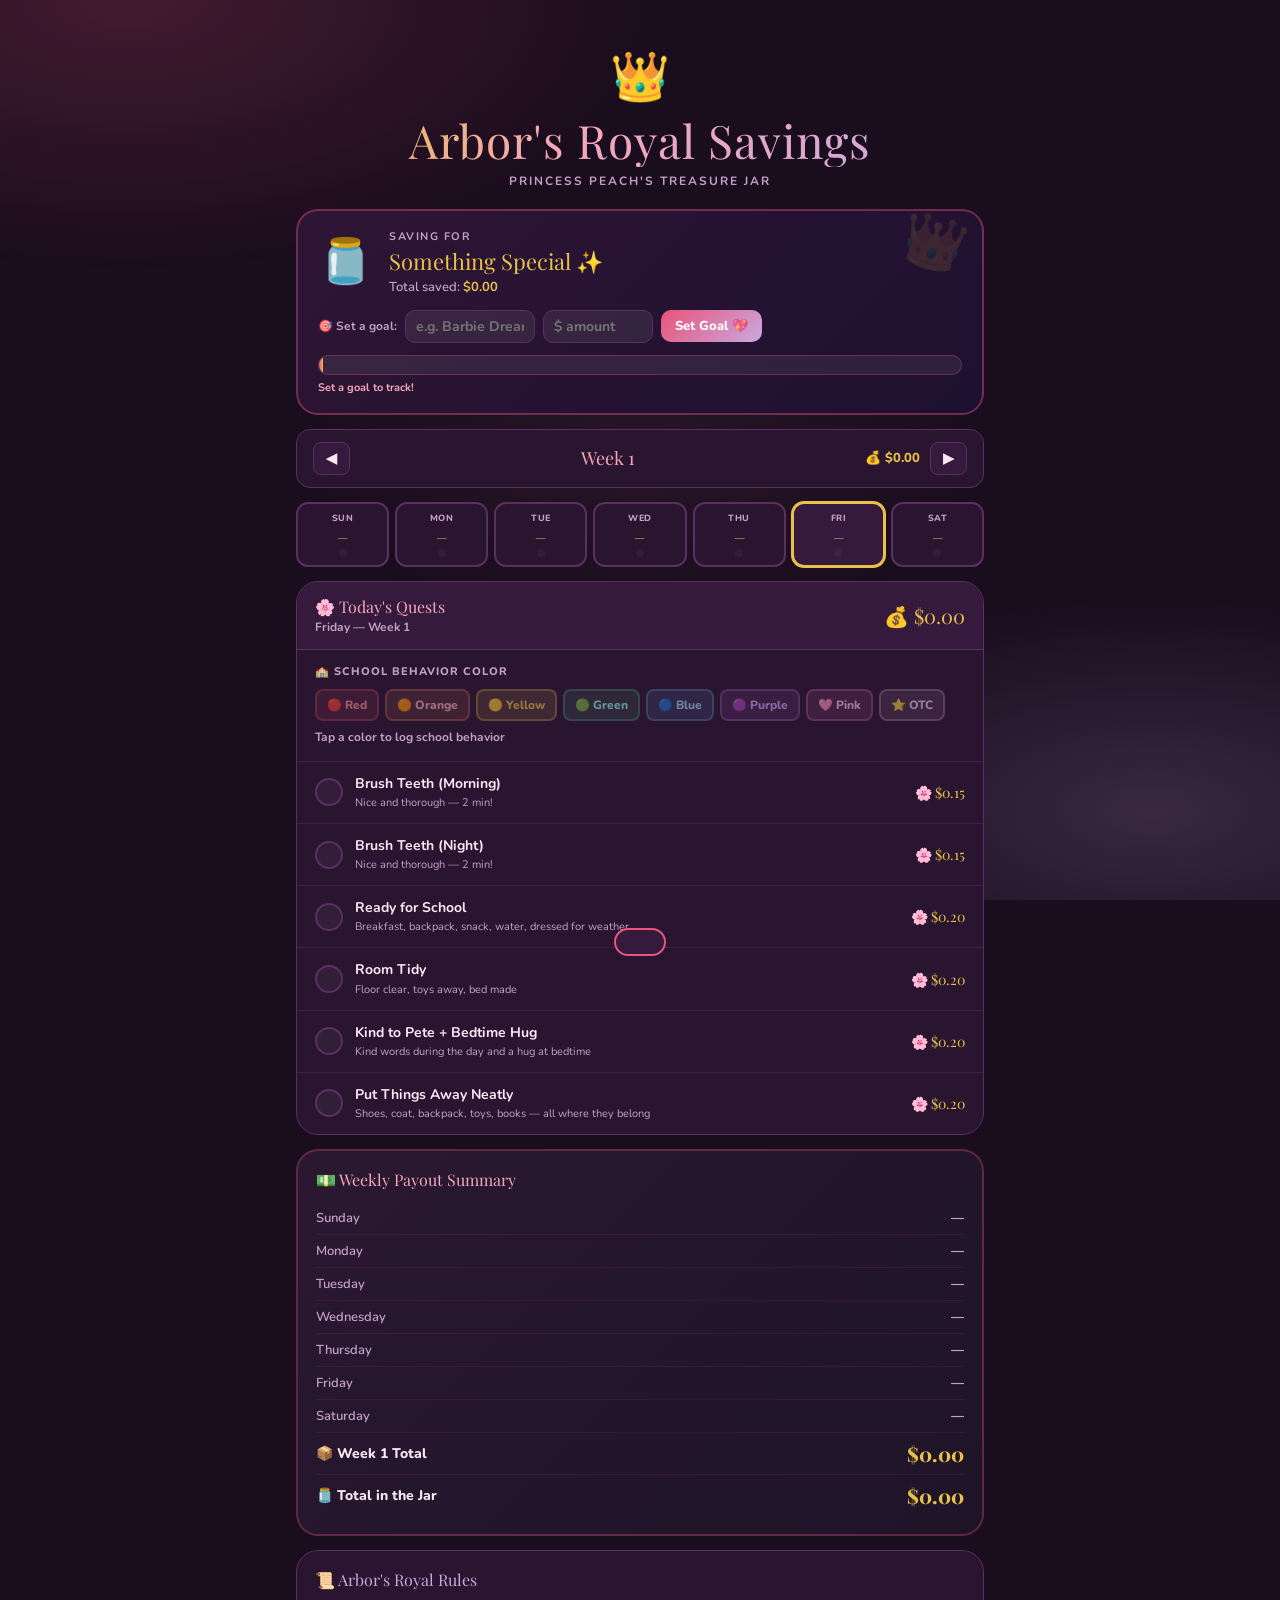
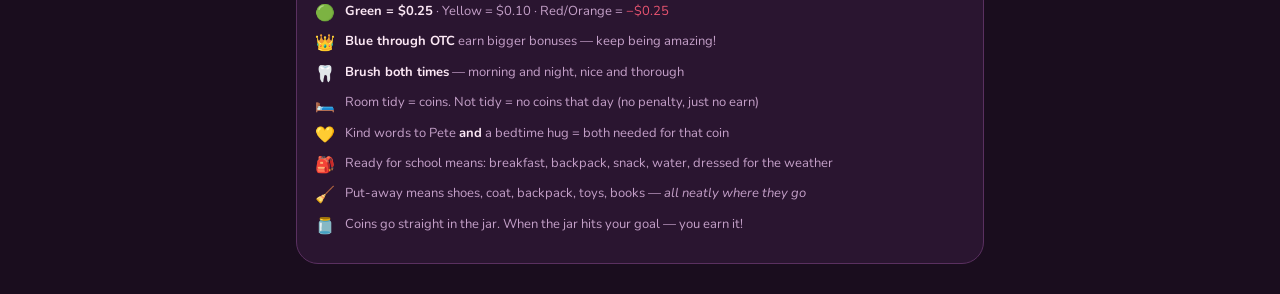
<file: arbor-allowance-tracker.html>
<!DOCTYPE html>
<html lang="en">
<head>
<meta charset="UTF-8">
<meta name="viewport" content="width=device-width, initial-scale=1.0">
<title>Arbor's Princess Savings</title>
<link href="https://fonts.googleapis.com/css2?family=Playfair+Display:wght@700;900&family=Nunito:wght@400;600;700;800&display=swap" rel="stylesheet">
<style>
  :root {
    --rose:     #e8547a;
    --peach:    #f4a7b9;
    --blush:    #fce4ec;
    --gold:     #e8c14a;
    --cream:    #fff8f0;
    --lilac:    #c9a8e0;
    --mint:     #7dd4b0;
    --sky:      #a8d8f0;
    --dark:     #2d1a2e;
    --bg:       #1a0d1e;
    --card:     #2a1530;
    --card2:    #351a3d;
    --text:     #fce8f5;
    --muted:    #c4a0c8;
    --border:   #5a3060;
    --green:    #5dc48a;
    --red:      #e85470;
    --orange:   #f0855a;
    --yellow:   #f0c94a;
    --blue:     #6aaee8;
    --purple:   #b07ad8;
    --pink:     #e87ab8;
    --otc:      #f4d0f8;
  }

  * { box-sizing: border-box; margin: 0; padding: 0; }

  body {
    background: var(--bg);
    font-family: 'Nunito', sans-serif;
    color: var(--text);
    min-height: 100vh;
    overflow-x: hidden;
  }

  body::before {
    content: '';
    position: fixed;
    inset: 0;
    background:
      radial-gradient(ellipse 70% 50% at 10% 0%, rgba(232,84,122,0.2) 0%, transparent 60%),
      radial-gradient(ellipse 60% 40% at 90% 90%, rgba(201,168,224,0.18) 0%, transparent 60%),
      radial-gradient(ellipse 40% 30% at 50% 50%, rgba(244,167,185,0.06) 0%, transparent 70%);
    pointer-events: none;
    z-index: 0;
  }

  /* Floating petals */
  .petals { position: fixed; inset: 0; pointer-events: none; z-index: 0; overflow: hidden; }
  .petal {
    position: absolute;
    font-size: var(--fs);
    opacity: 0;
    animation: petal-fall var(--d) var(--delay) infinite ease-in;
    top: -40px;
  }
  @keyframes petal-fall {
    0%   { opacity: 0; transform: translateY(0) rotate(0deg) translateX(0); }
    10%  { opacity: 0.7; }
    90%  { opacity: 0.4; }
    100% { opacity: 0; transform: translateY(110vh) rotate(360deg) translateX(var(--drift)); }
  }

  .wrap { position: relative; z-index: 1; max-width: 720px; margin: 0 auto; padding: 16px; }

  /* HEADER */
  header { text-align: center; padding: 28px 16px 20px; }
  .crown { font-size: 48px; display: block; margin-bottom: 4px; animation: crown-bob 3s ease-in-out infinite; }
  @keyframes crown-bob {
    0%,100% { transform: translateY(0) rotate(-3deg); }
    50%      { transform: translateY(-8px) rotate(3deg); }
  }
  .game-title {
    font-family: 'Playfair Display', serif;
    font-size: clamp(26px, 7vw, 46px);
    background: linear-gradient(135deg, var(--gold) 0%, var(--peach) 40%, var(--lilac) 100%);
    -webkit-background-clip: text;
    -webkit-text-fill-color: transparent;
    background-clip: text;
    line-height: 1.15;
    letter-spacing: 1px;
  }
  .subtitle {
    font-size: 12px;
    color: var(--muted);
    margin-top: 6px;
    font-weight: 700;
    letter-spacing: 2px;
    text-transform: uppercase;
  }

  /* JAR GOAL BANNER */
  .goal-banner {
    background: linear-gradient(135deg, #2e1535, #1e1030);
    border: 2px solid rgba(232,84,122,0.4);
    border-radius: 22px;
    padding: 18px 20px;
    margin-bottom: 14px;
    position: relative;
    overflow: hidden;
  }
  .goal-banner::after {
    content: '👑';
    position: absolute;
    right: 16px; top: -4px;
    font-size: 52px;
    opacity: 0.12;
    transform: rotate(15deg);
  }
  .jar-row {
    display: flex;
    align-items: center;
    gap: 16px;
    margin-bottom: 14px;
  }
  .jar-icon { font-size: 44px; flex-shrink: 0; }
  .jar-info { flex: 1; }
  .jar-label { font-size: 11px; text-transform: uppercase; letter-spacing: 1.5px; color: var(--muted); font-weight: 700; }
  .jar-name {
    font-family: 'Playfair Display', serif;
    font-size: 22px;
    color: var(--gold);
    margin: 2px 0;
  }
  .jar-total { font-size: 13px; color: var(--muted); font-weight: 600; }

  /* Goal setter */
  .goal-setter {
    display: flex;
    gap: 8px;
    align-items: center;
    flex-wrap: wrap;
    margin-bottom: 12px;
  }
  .goal-setter label { font-size: 12px; font-weight: 700; color: var(--muted); white-space: nowrap; }
  .goal-input {
    background: rgba(255,255,255,0.07);
    border: 1.5px solid var(--border);
    border-radius: 10px;
    color: var(--text);
    font-family: 'Nunito', sans-serif;
    font-weight: 700;
    font-size: 14px;
    padding: 6px 10px;
    width: 130px;
  }
  .goal-input:focus { outline: none; border-color: var(--peach); }
  .goal-btn {
    background: linear-gradient(135deg, var(--rose), var(--lilac));
    border: none;
    border-radius: 10px;
    color: white;
    font-family: 'Nunito', sans-serif;
    font-weight: 800;
    font-size: 13px;
    padding: 7px 14px;
    cursor: pointer;
    transition: opacity 0.15s;
  }
  .goal-btn:hover { opacity: 0.85; }

  /* Savings jar visual */
  .jar-visual {
    position: relative;
    height: 20px;
    background: rgba(255,255,255,0.07);
    border-radius: 10px;
    overflow: hidden;
    border: 1.5px solid rgba(232,84,122,0.3);
  }
  .jar-fill {
    height: 100%;
    background: linear-gradient(90deg, var(--rose), var(--gold));
    border-radius: 10px;
    transition: width 0.7s cubic-bezier(0.34,1.56,0.64,1);
    min-width: 4px;
  }
  .jar-labels {
    display: flex;
    justify-content: space-between;
    font-size: 11px;
    font-weight: 700;
    margin-top: 5px;
  }
  .jar-labels span:first-child { color: var(--peach); }
  .jar-labels span:last-child { color: var(--muted); }

  /* WEEK NAV */
  .week-nav {
    display: flex;
    align-items: center;
    gap: 10px;
    background: var(--card);
    border: 1px solid var(--border);
    border-radius: 14px;
    padding: 12px 16px;
    margin-bottom: 14px;
  }
  .week-nav button {
    background: var(--card2);
    border: 1px solid var(--border);
    color: var(--text);
    border-radius: 8px;
    padding: 6px 12px;
    font-family: 'Nunito', sans-serif;
    font-weight: 700;
    font-size: 14px;
    cursor: pointer;
    transition: background 0.15s;
  }
  .week-nav button:hover { background: #5a3060; }
  .week-title {
    flex: 1;
    text-align: center;
    font-family: 'Playfair Display', serif;
    font-size: 18px;
    color: var(--peach);
  }
  .week-earned { font-size: 13px; font-weight: 800; color: var(--gold); white-space: nowrap; }

  /* DAY GRID */
  .days-grid {
    display: grid;
    grid-template-columns: repeat(7, 1fr);
    gap: 6px;
    margin-bottom: 14px;
  }
  .day-pill {
    background: var(--card);
    border: 2px solid var(--border);
    border-radius: 12px;
    padding: 8px 4px;
    text-align: center;
    cursor: pointer;
    transition: all 0.15s;
  }
  .day-pill:hover { border-color: var(--peach); transform: translateY(-2px); }
  .day-pill.active { border-color: var(--gold); background: var(--card2); box-shadow: 0 0 0 1px var(--gold); }
  .day-name { font-size: 9px; font-weight: 800; text-transform: uppercase; letter-spacing: 0.5px; color: var(--muted); margin-bottom: 4px; }
  .day-coins { font-family: 'Playfair Display', serif; font-size: 13px; color: var(--gold); }
  .day-dot { width: 8px; height: 8px; border-radius: 50%; margin: 4px auto 0; }
  .day-dot.full    { background: var(--green); }
  .day-dot.partial { background: var(--yellow); }
  .day-dot.empty   { background: rgba(255,255,255,0.12); }
  .day-dot.future  { background: rgba(255,255,255,0.04); }

  /* CHECKLIST */
  .checklist-card {
    background: var(--card);
    border: 1px solid var(--border);
    border-radius: 22px;
    overflow: hidden;
    margin-bottom: 14px;
  }
  .checklist-header {
    display: flex;
    align-items: center;
    justify-content: space-between;
    padding: 14px 18px;
    background: var(--card2);
    border-bottom: 1px solid var(--border);
  }
  .checklist-title { font-family: 'Playfair Display', serif; font-size: 16px; color: var(--peach); }
  .checklist-day-label { font-size: 12px; font-weight: 700; color: var(--muted); margin-top: 2px; }
  .checklist-day-coins { font-family: 'Playfair Display', serif; font-size: 20px; color: var(--gold); }

  .behavior-section {
    padding: 14px 18px;
    border-bottom: 1px solid rgba(90,48,96,0.5);
  }
  .behavior-label { font-size: 11px; font-weight: 800; text-transform: uppercase; letter-spacing: 1px; color: var(--muted); margin-bottom: 10px; }
  .behavior-row { display: flex; gap: 6px; flex-wrap: wrap; }
  .beh-btn {
    padding: 6px 10px;
    border-radius: 8px;
    border: 2px solid transparent;
    font-family: 'Nunito', sans-serif;
    font-weight: 800;
    font-size: 12px;
    cursor: pointer;
    transition: all 0.15s;
    opacity: 0.55;
  }
  .beh-btn:hover { opacity: 0.85; transform: scale(1.05); }
  .beh-btn.selected { opacity: 1; transform: scale(1.07); box-shadow: 0 2px 12px rgba(0,0,0,0.4); }
  .beh-red    { background: rgba(232,84,112,0.2); color: #f99; border-color: rgba(232,84,112,0.4); }
  .beh-red.selected    { background: var(--red); color: white; border-color: var(--red); }
  .beh-orange { background: rgba(240,133,90,0.2); color: #fbb; border-color: rgba(240,133,90,0.4); }
  .beh-orange.selected { background: var(--orange); color: white; border-color: var(--orange); }
  .beh-yellow { background: rgba(240,201,74,0.2); color: var(--yellow); border-color: rgba(240,201,74,0.4); }
  .beh-yellow.selected { background: var(--yellow); color: #1a0d1e; border-color: var(--yellow); }
  .beh-green  { background: rgba(93,196,138,0.2); color: #9fe; border-color: rgba(93,196,138,0.4); }
  .beh-green.selected  { background: var(--green); color: white; border-color: var(--green); }
  .beh-blue   { background: rgba(106,174,232,0.2); color: #adf; border-color: rgba(106,174,232,0.4); }
  .beh-blue.selected   { background: var(--blue); color: white; border-color: var(--blue); }
  .beh-purple { background: rgba(176,122,216,0.2); color: #daf; border-color: rgba(176,122,216,0.4); }
  .beh-purple.selected { background: var(--purple); color: white; border-color: var(--purple); }
  .beh-pink   { background: rgba(232,122,184,0.2); color: #fce; border-color: rgba(232,122,184,0.4); }
  .beh-pink.selected   { background: var(--pink); color: white; border-color: var(--pink); }
  .beh-otc    { background: rgba(244,208,248,0.15); color: var(--otc); border-color: rgba(244,208,248,0.3); }
  .beh-otc.selected    { background: var(--otc); color: #2d1a2e; border-color: var(--otc); }
  .behavior-result { font-size: 12px; font-weight: 700; margin-top: 8px; min-height: 18px; }

  .task-item {
    display: flex;
    align-items: center;
    gap: 12px;
    padding: 13px 18px;
    border-bottom: 1px solid rgba(90,48,96,0.4);
    cursor: pointer;
    transition: background 0.12s;
    user-select: none;
  }
  .task-item:last-child { border-bottom: none; }
  .task-item:hover { background: rgba(255,255,255,0.03); }
  .task-check {
    width: 28px; height: 28px;
    border-radius: 50%;
    border: 2px solid var(--border);
    display: flex; align-items: center; justify-content: center;
    flex-shrink: 0;
    font-size: 14px;
    transition: all 0.2s;
    background: rgba(255,255,255,0.04);
  }
  .task-item.done .task-check { background: var(--rose); border-color: var(--rose); }
  .task-info { flex: 1; min-width: 0; }
  .task-name { font-weight: 700; font-size: 14px; line-height: 1.3; }
  .task-note { font-size: 11px; color: var(--muted); margin-top: 2px; }
  .task-item.done .task-name { text-decoration: line-through; color: var(--muted); }
  .task-coin {
    font-family: 'Playfair Display', serif;
    font-size: 14px;
    color: var(--gold);
    white-space: nowrap;
    flex-shrink: 0;
  }

  /* PAYOUT */
  .payout-card {
    background: linear-gradient(135deg, #2a1830, #1e1428);
    border: 2px solid rgba(232,84,122,0.3);
    border-radius: 22px;
    padding: 18px;
    margin-bottom: 14px;
  }
  .payout-title {
    font-family: 'Playfair Display', serif;
    font-size: 16px;
    color: var(--peach);
    margin-bottom: 12px;
    display: flex;
    align-items: center;
    gap: 6px;
  }
  .payout-row {
    display: flex;
    justify-content: space-between;
    align-items: center;
    padding: 7px 0;
    border-bottom: 1px solid rgba(232,84,122,0.1);
    font-size: 13px;
  }
  .payout-row:last-child { border-bottom: none; }
  .payout-row span:first-child { color: var(--muted); font-weight: 600; }
  .payout-row span:last-child { font-weight: 800; }
  .payout-total { color: var(--gold) !important; font-family: 'Playfair Display', serif; font-size: 20px !important; }
  .payout-total-label { color: var(--text) !important; font-size: 14px !important; font-weight: 800 !important; }

  /* RULES */
  .rules-card {
    background: var(--card);
    border: 1px solid var(--border);
    border-radius: 22px;
    padding: 18px;
    margin-bottom: 14px;
  }
  .rules-title { font-family: 'Playfair Display', serif; font-size: 16px; color: var(--lilac); margin-bottom: 12px; }
  .rule { display: flex; gap: 10px; margin-bottom: 8px; font-size: 13px; line-height: 1.4; }
  .rule-icon { flex-shrink: 0; font-size: 16px; }
  .rule-text { color: var(--muted); }
  .rule strong { color: var(--text); }

  /* TOAST */
  .toast {
    position: fixed;
    bottom: 24px; left: 50%;
    transform: translateX(-50%) translateY(80px);
    background: var(--card2);
    border: 2px solid var(--rose);
    color: var(--text);
    padding: 12px 24px;
    border-radius: 14px;
    font-family: 'Playfair Display', serif;
    font-size: 16px;
    z-index: 200;
    transition: transform 0.35s cubic-bezier(0.34,1.56,0.64,1);
    pointer-events: none;
    white-space: nowrap;
  }
  .toast.show { transform: translateX(-50%) translateY(0); }

  @media (max-width: 480px) {
    .days-grid { gap: 4px; }
    .day-name { font-size: 8px; }
    .day-coins { font-size: 11px; }
    .goal-setter { flex-direction: column; align-items: flex-start; }
  }
</style>
</head>
<body>

<div class="petals" id="petals"></div>
<div class="toast" id="toast"></div>

<div class="wrap">

  <header>
    <span class="crown">👑</span>
    <div class="game-title">Arbor's Royal Savings</div>
    <div class="subtitle">Princess Peach's Treasure Jar</div>
  </header>

  <!-- JAR GOAL BANNER -->
  <div class="goal-banner">
    <div class="jar-row">
      <div class="jar-icon">🫙</div>
      <div class="jar-info">
        <div class="jar-label">Saving For</div>
        <div class="jar-name" id="goalName">Something Special ✨</div>
        <div class="jar-total">Total saved: <strong id="totalEarned" style="color:var(--gold)">$0.00</strong></div>
      </div>
    </div>
    <div class="goal-setter">
      <label>🎯 Set a goal:</label>
      <input class="goal-input" id="goalInput" type="text" placeholder="e.g. Barbie Dreamhouse" maxlength="40">
      <input class="goal-input" id="goalAmt" type="number" placeholder="$ amount" min="1" max="500" style="width:110px">
      <button class="goal-btn" onclick="setGoal()">Set Goal 💖</button>
    </div>
    <div class="jar-visual">
      <div class="jar-fill" id="jarFill" style="width:0%"></div>
    </div>
    <div class="jar-labels">
      <span id="jarPct">0% full</span>
      <span id="jarGoalLabel">No goal set yet</span>
    </div>
  </div>

  <!-- WEEK NAV -->
  <div class="week-nav">
    <button onclick="changeWeek(-1)">◀</button>
    <div class="week-title" id="weekTitle">Week 1</div>
    <div class="week-earned">💰 <span id="weekEarned">$0.00</span></div>
    <button onclick="changeWeek(1)">▶</button>
  </div>

  <!-- DAY GRID -->
  <div class="days-grid" id="daysGrid"></div>

  <!-- CHECKLIST -->
  <div class="checklist-card">
    <div class="checklist-header">
      <div>
        <div class="checklist-title">🌸 Today's Quests</div>
        <div class="checklist-day-label" id="checklistDayLabel">Monday</div>
      </div>
      <div class="checklist-day-coins">💰 <span id="dayTotal">$0.00</span></div>
    </div>

    <div class="behavior-section">
      <div class="behavior-label">🏫 School Behavior Color</div>
      <div class="behavior-row" id="behaviorRow"></div>
      <div class="behavior-result" id="behaviorResult"></div>
    </div>

    <div id="taskList"></div>
  </div>

  <!-- PAYOUT -->
  <div class="payout-card">
    <div class="payout-title">💵 Weekly Payout Summary</div>
    <div id="payoutRows"></div>
  </div>

  <!-- RULES -->
  <div class="rules-card">
    <div class="rules-title">📜 Arbor's Royal Rules</div>
    <div class="rule"><span class="rule-icon">🟢</span><div class="rule-text"><strong>Green = $0.25</strong> · Yellow = $0.10 · Red/Orange = <span style="color:var(--red)">−$0.25</span></div></div>
    <div class="rule"><span class="rule-icon">👑</span><div class="rule-text"><strong>Blue through OTC</strong> earn bigger bonuses — keep being amazing!</div></div>
    <div class="rule"><span class="rule-icon">🦷</span><div class="rule-text"><strong>Brush both times</strong> — morning and night, nice and thorough</div></div>
    <div class="rule"><span class="rule-icon">🛏️</span><div class="rule-text">Room tidy = coins. Not tidy = no coins that day (no penalty, just no earn)</div></div>
    <div class="rule"><span class="rule-icon">💛</span><div class="rule-text">Kind words to Pete <strong>and</strong> a bedtime hug = both needed for that coin</div></div>
    <div class="rule"><span class="rule-icon">🎒</span><div class="rule-text">Ready for school means: breakfast, backpack, snack, water, dressed for the weather</div></div>
    <div class="rule"><span class="rule-icon">🧹</span><div class="rule-text">Put-away means shoes, coat, backpack, toys, books — <em>all neatly where they go</em></div></div>
    <div class="rule"><span class="rule-icon">🫙</span><div class="rule-text">Coins go straight in the jar. When the jar hits your goal — you earn it!</div></div>
  </div>

</div>

<script>
const DAYS = ['Sun','Mon','Tue','Wed','Thu','Fri','Sat'];
const DAY_FULL = ['Sunday','Monday','Tuesday','Wednesday','Thursday','Friday','Saturday'];

const BEHAVIOR_COLORS = [
  { id:'red',    label:'🔴 Red',    cls:'beh-red',    earn: -0.25, penalty: true,  note: '−$0.25 today' },
  { id:'orange', label:'🟠 Orange', cls:'beh-orange', earn: -0.25, penalty: true,  note: '−$0.25 today' },
  { id:'yellow', label:'🟡 Yellow', cls:'beh-yellow', earn:  0.10, penalty: false, note: '+$0.10' },
  { id:'green',  label:'🟢 Green',  cls:'beh-green',  earn:  0.25, penalty: false, note: '+$0.25 ✨' },
  { id:'blue',   label:'🔵 Blue',   cls:'beh-blue',   earn:  0.40, penalty: false, note: '+$0.40 🌟' },
  { id:'purple', label:'🟣 Purple', cls:'beh-purple', earn:  0.55, penalty: false, note: '+$0.55 💜' },
  { id:'pink',   label:'🩷 Pink',   cls:'beh-pink',   earn:  0.65, penalty: false, note: '+$0.65 🩷' },
  { id:'otc',    label:'⭐ OTC',    cls:'beh-otc',    earn:  0.80, penalty: false, note: '+$0.80 👑 AMAZING!' },
];

const TASKS = [
  { id:'teeth',   name:'Brush Teeth (Morning)',        note:'Nice and thorough — 2 min!',                         earn: 0.15 },
  { id:'teeth2',  name:'Brush Teeth (Night)',           note:'Nice and thorough — 2 min!',                         earn: 0.15 },
  { id:'ready',   name:'Ready for School',              note:'Breakfast, backpack, snack, water, dressed for weather', earn: 0.20 },
  { id:'room',    name:'Room Tidy',                     note:'Floor clear, toys away, bed made',                   earn: 0.20 },
  { id:'brother', name:'Kind to Pete + Bedtime Hug',   note:'Kind words during the day and a hug at bedtime',     earn: 0.20 },
  { id:'putaway', name:'Put Things Away Neatly',        note:'Shoes, coat, backpack, toys, books — all where they belong', earn: 0.20 },
];

const STORAGE_KEY = 'arbor_allowance_v1';
let state = load();

function load() {
  try {
    const s = JSON.parse(localStorage.getItem(STORAGE_KEY));
    if (s && s.weeks) return s;
  } catch(e) {}
  return { weeks: {}, currentWeek: 1, goalName: '', goalAmt: 0 };
}
function save() {
  try { localStorage.setItem(STORAGE_KEY, JSON.stringify(state)); } catch(e) {}
}

function getWeekData(w) {
  if (!state.weeks[w]) state.weeks[w] = {};
  return state.weeks[w];
}
function getDayData(w, d) {
  const wd = getWeekData(w);
  if (!wd[d]) wd[d] = { tasks: {}, behavior: null };
  return wd[d];
}

function calcDay(w, d) {
  const dd = getDayData(w, d);
  let total = 0;
  if (dd.behavior) {
    const b = BEHAVIOR_COLORS.find(x => x.id === dd.behavior);
    if (b) total += b.earn;
  }
  TASKS.forEach(t => { if (dd.tasks[t.id]) total += t.earn; });
  return Math.max(0, total);
}
function calcWeek(w) {
  let t = 0;
  for (let d = 0; d < 7; d++) t += calcDay(w, d);
  return t;
}
function calcAllTime() {
  let t = 0;
  Object.keys(state.weeks).forEach(w => t += calcWeek(parseInt(w)));
  return t;
}

let selectedDay = new Date().getDay();

function fmt(n) { return '$' + Math.max(0, n).toFixed(2); }

function setGoal() {
  const name = document.getElementById('goalInput').value.trim();
  const amt  = parseFloat(document.getElementById('goalAmt').value);
  if (name) state.goalName = name;
  if (!isNaN(amt) && amt > 0) state.goalAmt = amt;
  save();
  renderAll();
  showToast('Goal set! 👑 You\'ve got this, Arbor!');
}

function renderAll() {
  renderGoal();
  renderWeekNav();
  renderDayGrid();
  renderChecklist();
  renderPayout();
}

function renderGoal() {
  const earned = calcAllTime();
  document.getElementById('totalEarned').textContent = fmt(earned);
  document.getElementById('goalName').textContent = state.goalName || 'Something Special ✨';
  if (state.goalInput) document.getElementById('goalInput').value = state.goalName;

  const goal = state.goalAmt || 0;
  const pct  = goal > 0 ? Math.min(100, (earned / goal) * 100) : 0;
  document.getElementById('jarFill').style.width = pct + '%';
  document.getElementById('jarPct').textContent = goal > 0 ? Math.round(pct) + '% full' : 'Set a goal to track!';
  document.getElementById('jarGoalLabel').textContent = goal > 0 ? `Goal: ${fmt(goal)}` : '';
}

function renderWeekNav() {
  document.getElementById('weekTitle').textContent = `Week ${state.currentWeek}`;
  document.getElementById('weekEarned').textContent = fmt(calcWeek(state.currentWeek));
}

function renderDayGrid() {
  const grid = document.getElementById('daysGrid');
  grid.innerHTML = '';
  for (let d = 0; d < 7; d++) {
    const earned = calcDay(state.currentWeek, d);
    const dd = getDayData(state.currentWeek, d);
    const hasData = dd.behavior || Object.values(dd.tasks).some(v => v);
    const pill = document.createElement('div');
    pill.className = 'day-pill' + (d === selectedDay ? ' active' : '');
    const dotCls = !hasData ? 'future' : earned >= 1.0 ? 'full' : earned > 0 ? 'partial' : 'empty';
    pill.innerHTML = `
      <div class="day-name">${DAYS[d]}</div>
      <div class="day-coins">${earned > 0 ? fmt(earned) : '—'}</div>
      <div class="day-dot ${dotCls}"></div>`;
    pill.onclick = () => { selectedDay = d; renderDayGrid(); renderChecklist(); };
    grid.appendChild(pill);
  }
}

function renderChecklist() {
  const w = state.currentWeek, d = selectedDay;
  const dd = getDayData(w, d);
  document.getElementById('checklistDayLabel').textContent = DAY_FULL[d] + ` — Week ${w}`;
  document.getElementById('dayTotal').textContent = fmt(calcDay(w, d));

  const brow = document.getElementById('behaviorRow');
  brow.innerHTML = '';
  BEHAVIOR_COLORS.forEach(b => {
    const btn = document.createElement('button');
    btn.className = `beh-btn ${b.cls}${dd.behavior === b.id ? ' selected' : ''}`;
    btn.textContent = b.label;
    btn.onclick = () => {
      dd.behavior = dd.behavior === b.id ? null : b.id;
      save(); renderAll();
    };
    brow.appendChild(btn);
  });
  const br = document.getElementById('behaviorResult');
  if (dd.behavior) {
    const b = BEHAVIOR_COLORS.find(x => x.id === dd.behavior);
    br.textContent = b ? `${b.label}: ${b.note}` : '';
    br.style.color = b?.penalty ? 'var(--red)' : 'var(--green)';
  } else {
    br.textContent = 'Tap a color to log school behavior';
    br.style.color = 'var(--muted)';
  }

  const list = document.getElementById('taskList');
  list.innerHTML = '';
  TASKS.forEach(t => {
    const done = !!dd.tasks[t.id];
    const item = document.createElement('div');
    item.className = `task-item${done ? ' done' : ''}`;
    item.innerHTML = `
      <div class="task-check">${done ? '♥' : ''}</div>
      <div class="task-info">
        <div class="task-name">${t.name}</div>
        <div class="task-note">${t.note}</div>
      </div>
      <div class="task-coin">🌸 ${fmt(t.earn)}</div>`;
    item.onclick = () => {
      dd.tasks[t.id] = !done;
      if (!done) spawnPetal(item);
      save(); renderAll();
    };
    list.appendChild(item);
  });
}

function renderPayout() {
  const rows = document.getElementById('payoutRows');
  rows.innerHTML = '';
  let weekTotal = 0;
  for (let d = 0; d < 7; d++) {
    const earned = calcDay(state.currentWeek, d);
    weekTotal += earned;
    const dd = getDayData(state.currentWeek, d);
    const hasData = dd.behavior || Object.values(dd.tasks).some(v => v);
    const row = document.createElement('div');
    row.className = 'payout-row';
    row.innerHTML = `<span>${DAY_FULL[d]}</span><span style="color:${earned>0?'var(--gold)':'var(--muted)'}">${hasData ? fmt(earned) : '—'}</span>`;
    rows.appendChild(row);
  }
  const totRow = document.createElement('div');
  totRow.className = 'payout-row';
  totRow.innerHTML = `<span class="payout-total-label">📦 Week ${state.currentWeek} Total</span><span class="payout-total">${fmt(weekTotal)}</span>`;
  rows.appendChild(totRow);

  const allTime = calcAllTime();
  const grandRow = document.createElement('div');
  grandRow.className = 'payout-row';
  grandRow.innerHTML = `<span class="payout-total-label">🫙 Total in the Jar</span><span class="payout-total">${fmt(allTime)}</span>`;
  rows.appendChild(grandRow);
}

function changeWeek(dir) {
  state.currentWeek = Math.max(1, state.currentWeek + dir);
  save(); renderAll();
}

function spawnPetal(el) {
  const rect = el.getBoundingClientRect();
  const emojis = ['🌸','💖','✨','🌺','💕'];
  for (let i = 0; i < 6; i++) {
    const c = document.createElement('div');
    c.textContent = emojis[Math.floor(Math.random()*emojis.length)];
    c.style.cssText = `position:fixed;font-size:18px;left:${rect.left+rect.width/2}px;top:${rect.top}px;animation:petal-fall 1s ${i*0.08}s ease-in forwards;z-index:99;pointer-events:none;--drift:${(Math.random()-0.5)*80}px;--d:1s;--delay:0s;`;
    document.body.appendChild(c);
    setTimeout(() => c.remove(), 1300);
  }
}

function showToast(msg) {
  const t = document.getElementById('toast');
  t.textContent = msg;
  t.classList.add('show');
  setTimeout(() => t.classList.remove('show'), 2800);
}

// Floating petals background
function buildPetals() {
  const p = document.getElementById('petals');
  const emojis = ['🌸','🌺','✨','💖','🌷'];
  for (let i = 0; i < 18; i++) {
    const d = document.createElement('div');
    d.className = 'petal';
    d.textContent = emojis[Math.floor(Math.random()*emojis.length)];
    d.style.cssText = `left:${Math.random()*100}%;--fs:${10+Math.random()*14}px;--d:${6+Math.random()*8}s;--delay:${Math.random()*10}s;--drift:${(Math.random()-0.5)*120}px;`;
    p.appendChild(d);
  }
}

buildPetals();
renderAll();
</script>
</body>
</html>
</file>
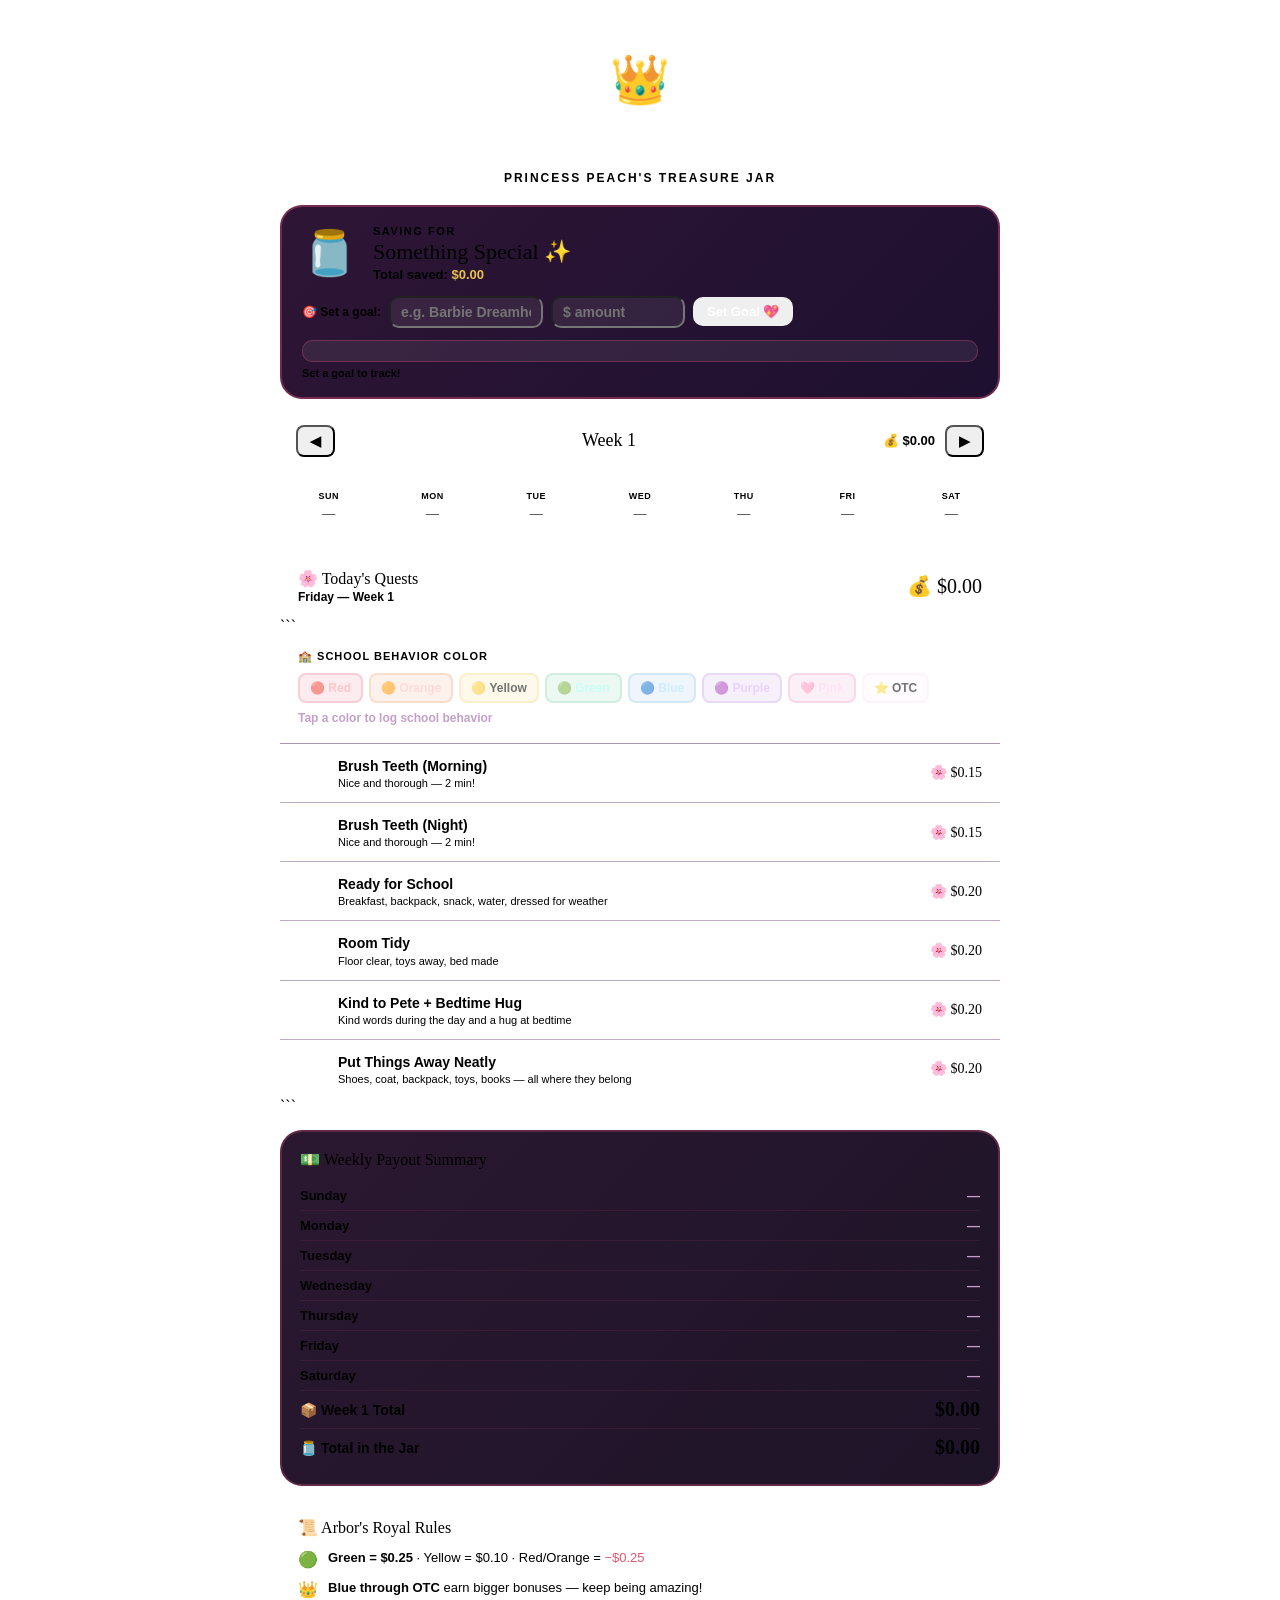
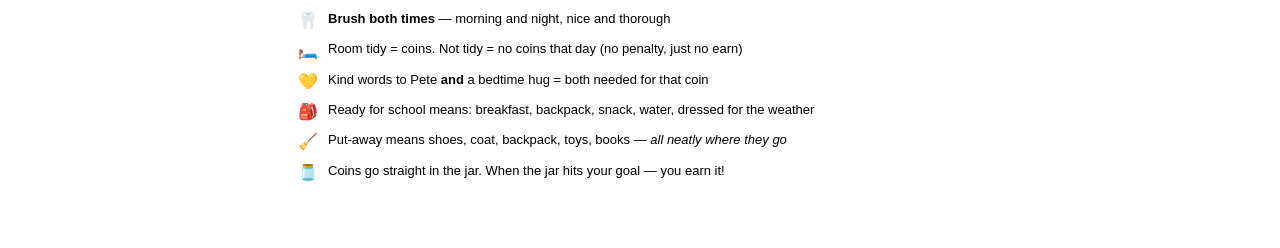
<file: Arbor.html>
<!DOCTYPE html>

<html lang="en">
<head>
<meta charset="UTF-8">
<meta name="viewport" content="width=device-width, initial-scale=1.0">
<title>Arbor's Princess Savings</title>
<link href="https://fonts.googleapis.com/css2?family=Playfair+Display:wght@700;900&family=Nunito:wght@400;600;700;800&display=swap" rel="stylesheet">
<style>
  :root {
    --rose:     #e8547a;
    --peach:    #f4a7b9;
    --blush:    #fce4ec;
    --gold:     #e8c14a;
    --cream:    #fff8f0;
    --lilac:    #c9a8e0;
    --mint:     #7dd4b0;
    --sky:      #a8d8f0;
    --dark:     #2d1a2e;
    --bg:       #1a0d1e;
    --card:     #2a1530;
    --card2:    #351a3d;
    --text:     #fce8f5;
    --muted:    #c4a0c8;
    --border:   #5a3060;
    --green:    #5dc48a;
    --red:      #e85470;
    --orange:   #f0855a;
    --yellow:   #f0c94a;
    --blue:     #6aaee8;
    --purple:   #b07ad8;
    --pink:     #e87ab8;
    --otc:      #f4d0f8;
  }

- { box-sizing: border-box; margin: 0; padding: 0; }

body {
background: var(–bg);
font-family: ‘Nunito’, sans-serif;
color: var(–text);
min-height: 100vh;
overflow-x: hidden;
}

body::before {
content: ‘’;
position: fixed;
inset: 0;
background:
radial-gradient(ellipse 70% 50% at 10% 0%, rgba(232,84,122,0.2) 0%, transparent 60%),
radial-gradient(ellipse 60% 40% at 90% 90%, rgba(201,168,224,0.18) 0%, transparent 60%),
radial-gradient(ellipse 40% 30% at 50% 50%, rgba(244,167,185,0.06) 0%, transparent 70%);
pointer-events: none;
z-index: 0;
}

/* Floating petals */
.petals { position: fixed; inset: 0; pointer-events: none; z-index: 0; overflow: hidden; }
.petal {
position: absolute;
font-size: var(–fs);
opacity: 0;
animation: petal-fall var(–d) var(–delay) infinite ease-in;
top: -40px;
}
@keyframes petal-fall {
0%   { opacity: 0; transform: translateY(0) rotate(0deg) translateX(0); }
10%  { opacity: 0.7; }
90%  { opacity: 0.4; }
100% { opacity: 0; transform: translateY(110vh) rotate(360deg) translateX(var(–drift)); }
}

.wrap { position: relative; z-index: 1; max-width: 720px; margin: 0 auto; padding: 16px; }

/* HEADER */
header { text-align: center; padding: 28px 16px 20px; }
.crown { font-size: 48px; display: block; margin-bottom: 4px; animation: crown-bob 3s ease-in-out infinite; }
@keyframes crown-bob {
0%,100% { transform: translateY(0) rotate(-3deg); }
50%      { transform: translateY(-8px) rotate(3deg); }
}
.game-title {
font-family: ‘Playfair Display’, serif;
font-size: clamp(26px, 7vw, 46px);
background: linear-gradient(135deg, var(–gold) 0%, var(–peach) 40%, var(–lilac) 100%);
-webkit-background-clip: text;
-webkit-text-fill-color: transparent;
background-clip: text;
line-height: 1.15;
letter-spacing: 1px;
}
.subtitle {
font-size: 12px;
color: var(–muted);
margin-top: 6px;
font-weight: 700;
letter-spacing: 2px;
text-transform: uppercase;
}

/* JAR GOAL BANNER */
.goal-banner {
background: linear-gradient(135deg, #2e1535, #1e1030);
border: 2px solid rgba(232,84,122,0.4);
border-radius: 22px;
padding: 18px 20px;
margin-bottom: 14px;
position: relative;
overflow: hidden;
}
.goal-banner::after {
content: ‘👑’;
position: absolute;
right: 16px; top: -4px;
font-size: 52px;
opacity: 0.12;
transform: rotate(15deg);
}
.jar-row {
display: flex;
align-items: center;
gap: 16px;
margin-bottom: 14px;
}
.jar-icon { font-size: 44px; flex-shrink: 0; }
.jar-info { flex: 1; }
.jar-label { font-size: 11px; text-transform: uppercase; letter-spacing: 1.5px; color: var(–muted); font-weight: 700; }
.jar-name {
font-family: ‘Playfair Display’, serif;
font-size: 22px;
color: var(–gold);
margin: 2px 0;
}
.jar-total { font-size: 13px; color: var(–muted); font-weight: 600; }

/* Goal setter */
.goal-setter {
display: flex;
gap: 8px;
align-items: center;
flex-wrap: wrap;
margin-bottom: 12px;
}
.goal-setter label { font-size: 12px; font-weight: 700; color: var(–muted); white-space: nowrap; }
.goal-input {
background: rgba(255,255,255,0.07);
border: 1.5px solid var(–border);
border-radius: 10px;
color: var(–text);
font-family: ‘Nunito’, sans-serif;
font-weight: 700;
font-size: 14px;
padding: 6px 10px;
width: 130px;
}
.goal-input:focus { outline: none; border-color: var(–peach); }
.goal-btn {
background: linear-gradient(135deg, var(–rose), var(–lilac));
border: none;
border-radius: 10px;
color: white;
font-family: ‘Nunito’, sans-serif;
font-weight: 800;
font-size: 13px;
padding: 7px 14px;
cursor: pointer;
transition: opacity 0.15s;
}
.goal-btn:hover { opacity: 0.85; }

/* Savings jar visual */
.jar-visual {
position: relative;
height: 20px;
background: rgba(255,255,255,0.07);
border-radius: 10px;
overflow: hidden;
border: 1.5px solid rgba(232,84,122,0.3);
}
.jar-fill {
height: 100%;
background: linear-gradient(90deg, var(–rose), var(–gold));
border-radius: 10px;
transition: width 0.7s cubic-bezier(0.34,1.56,0.64,1);
min-width: 4px;
}
.jar-labels {
display: flex;
justify-content: space-between;
font-size: 11px;
font-weight: 700;
margin-top: 5px;
}
.jar-labels span:first-child { color: var(–peach); }
.jar-labels span:last-child { color: var(–muted); }

/* WEEK NAV */
.week-nav {
display: flex;
align-items: center;
gap: 10px;
background: var(–card);
border: 1px solid var(–border);
border-radius: 14px;
padding: 12px 16px;
margin-bottom: 14px;
}
.week-nav button {
background: var(–card2);
border: 1px solid var(–border);
color: var(–text);
border-radius: 8px;
padding: 6px 12px;
font-family: ‘Nunito’, sans-serif;
font-weight: 700;
font-size: 14px;
cursor: pointer;
transition: background 0.15s;
}
.week-nav button:hover { background: #5a3060; }
.week-title {
flex: 1;
text-align: center;
font-family: ‘Playfair Display’, serif;
font-size: 18px;
color: var(–peach);
}
.week-earned { font-size: 13px; font-weight: 800; color: var(–gold); white-space: nowrap; }

/* DAY GRID */
.days-grid {
display: grid;
grid-template-columns: repeat(7, 1fr);
gap: 6px;
margin-bottom: 14px;
}
.day-pill {
background: var(–card);
border: 2px solid var(–border);
border-radius: 12px;
padding: 8px 4px;
text-align: center;
cursor: pointer;
transition: all 0.15s;
}
.day-pill:hover { border-color: var(–peach); transform: translateY(-2px); }
.day-pill.active { border-color: var(–gold); background: var(–card2); box-shadow: 0 0 0 1px var(–gold); }
.day-name { font-size: 9px; font-weight: 800; text-transform: uppercase; letter-spacing: 0.5px; color: var(–muted); margin-bottom: 4px; }
.day-coins { font-family: ‘Playfair Display’, serif; font-size: 13px; color: var(–gold); }
.day-dot { width: 8px; height: 8px; border-radius: 50%; margin: 4px auto 0; }
.day-dot.full    { background: var(–green); }
.day-dot.partial { background: var(–yellow); }
.day-dot.empty   { background: rgba(255,255,255,0.12); }
.day-dot.future  { background: rgba(255,255,255,0.04); }

/* CHECKLIST */
.checklist-card {
background: var(–card);
border: 1px solid var(–border);
border-radius: 22px;
overflow: hidden;
margin-bottom: 14px;
}
.checklist-header {
display: flex;
align-items: center;
justify-content: space-between;
padding: 14px 18px;
background: var(–card2);
border-bottom: 1px solid var(–border);
}
.checklist-title { font-family: ‘Playfair Display’, serif; font-size: 16px; color: var(–peach); }
.checklist-day-label { font-size: 12px; font-weight: 700; color: var(–muted); margin-top: 2px; }
.checklist-day-coins { font-family: ‘Playfair Display’, serif; font-size: 20px; color: var(–gold); }

.behavior-section {
padding: 14px 18px;
border-bottom: 1px solid rgba(90,48,96,0.5);
}
.behavior-label { font-size: 11px; font-weight: 800; text-transform: uppercase; letter-spacing: 1px; color: var(–muted); margin-bottom: 10px; }
.behavior-row { display: flex; gap: 6px; flex-wrap: wrap; }
.beh-btn {
padding: 6px 10px;
border-radius: 8px;
border: 2px solid transparent;
font-family: ‘Nunito’, sans-serif;
font-weight: 800;
font-size: 12px;
cursor: pointer;
transition: all 0.15s;
opacity: 0.55;
}
.beh-btn:hover { opacity: 0.85; transform: scale(1.05); }
.beh-btn.selected { opacity: 1; transform: scale(1.07); box-shadow: 0 2px 12px rgba(0,0,0,0.4); }
.beh-red    { background: rgba(232,84,112,0.2); color: #f99; border-color: rgba(232,84,112,0.4); }
.beh-red.selected    { background: var(–red); color: white; border-color: var(–red); }
.beh-orange { background: rgba(240,133,90,0.2); color: #fbb; border-color: rgba(240,133,90,0.4); }
.beh-orange.selected { background: var(–orange); color: white; border-color: var(–orange); }
.beh-yellow { background: rgba(240,201,74,0.2); color: var(–yellow); border-color: rgba(240,201,74,0.4); }
.beh-yellow.selected { background: var(–yellow); color: #1a0d1e; border-color: var(–yellow); }
.beh-green  { background: rgba(93,196,138,0.2); color: #9fe; border-color: rgba(93,196,138,0.4); }
.beh-green.selected  { background: var(–green); color: white; border-color: var(–green); }
.beh-blue   { background: rgba(106,174,232,0.2); color: #adf; border-color: rgba(106,174,232,0.4); }
.beh-blue.selected   { background: var(–blue); color: white; border-color: var(–blue); }
.beh-purple { background: rgba(176,122,216,0.2); color: #daf; border-color: rgba(176,122,216,0.4); }
.beh-purple.selected { background: var(–purple); color: white; border-color: var(–purple); }
.beh-pink   { background: rgba(232,122,184,0.2); color: #fce; border-color: rgba(232,122,184,0.4); }
.beh-pink.selected   { background: var(–pink); color: white; border-color: var(–pink); }
.beh-otc    { background: rgba(244,208,248,0.15); color: var(–otc); border-color: rgba(244,208,248,0.3); }
.beh-otc.selected    { background: var(–otc); color: #2d1a2e; border-color: var(–otc); }
.behavior-result { font-size: 12px; font-weight: 700; margin-top: 8px; min-height: 18px; }

.task-item {
display: flex;
align-items: center;
gap: 12px;
padding: 13px 18px;
border-bottom: 1px solid rgba(90,48,96,0.4);
cursor: pointer;
transition: background 0.12s;
user-select: none;
}
.task-item:last-child { border-bottom: none; }
.task-item:hover { background: rgba(255,255,255,0.03); }
.task-check {
width: 28px; height: 28px;
border-radius: 50%;
border: 2px solid var(–border);
display: flex; align-items: center; justify-content: center;
flex-shrink: 0;
font-size: 14px;
transition: all 0.2s;
background: rgba(255,255,255,0.04);
}
.task-item.done .task-check { background: var(–rose); border-color: var(–rose); }
.task-info { flex: 1; min-width: 0; }
.task-name { font-weight: 700; font-size: 14px; line-height: 1.3; }
.task-note { font-size: 11px; color: var(–muted); margin-top: 2px; }
.task-item.done .task-name { text-decoration: line-through; color: var(–muted); }
.task-coin {
font-family: ‘Playfair Display’, serif;
font-size: 14px;
color: var(–gold);
white-space: nowrap;
flex-shrink: 0;
}

/* PAYOUT */
.payout-card {
background: linear-gradient(135deg, #2a1830, #1e1428);
border: 2px solid rgba(232,84,122,0.3);
border-radius: 22px;
padding: 18px;
margin-bottom: 14px;
}
.payout-title {
font-family: ‘Playfair Display’, serif;
font-size: 16px;
color: var(–peach);
margin-bottom: 12px;
display: flex;
align-items: center;
gap: 6px;
}
.payout-row {
display: flex;
justify-content: space-between;
align-items: center;
padding: 7px 0;
border-bottom: 1px solid rgba(232,84,122,0.1);
font-size: 13px;
}
.payout-row:last-child { border-bottom: none; }
.payout-row span:first-child { color: var(–muted); font-weight: 600; }
.payout-row span:last-child { font-weight: 800; }
.payout-total { color: var(–gold) !important; font-family: ‘Playfair Display’, serif; font-size: 20px !important; }
.payout-total-label { color: var(–text) !important; font-size: 14px !important; font-weight: 800 !important; }

/* RULES */
.rules-card {
background: var(–card);
border: 1px solid var(–border);
border-radius: 22px;
padding: 18px;
margin-bottom: 14px;
}
.rules-title { font-family: ‘Playfair Display’, serif; font-size: 16px; color: var(–lilac); margin-bottom: 12px; }
.rule { display: flex; gap: 10px; margin-bottom: 8px; font-size: 13px; line-height: 1.4; }
.rule-icon { flex-shrink: 0; font-size: 16px; }
.rule-text { color: var(–muted); }
.rule strong { color: var(–text); }

/* TOAST */
.toast {
position: fixed;
bottom: 24px; left: 50%;
transform: translateX(-50%) translateY(80px);
background: var(–card2);
border: 2px solid var(–rose);
color: var(–text);
padding: 12px 24px;
border-radius: 14px;
font-family: ‘Playfair Display’, serif;
font-size: 16px;
z-index: 200;
transition: transform 0.35s cubic-bezier(0.34,1.56,0.64,1);
pointer-events: none;
white-space: nowrap;
}
.toast.show { transform: translateX(-50%) translateY(0); }

@media (max-width: 480px) {
.days-grid { gap: 4px; }
.day-name { font-size: 8px; }
.day-coins { font-size: 11px; }
.goal-setter { flex-direction: column; align-items: flex-start; }
}
</style>

</head>
<body>

<div class="petals" id="petals"></div>
<div class="toast" id="toast"></div>

<div class="wrap">

  <header>
    <span class="crown">👑</span>
    <div class="game-title">Arbor's Royal Savings</div>
    <div class="subtitle">Princess Peach's Treasure Jar</div>
  </header>

  <!-- JAR GOAL BANNER -->

  <div class="goal-banner">
    <div class="jar-row">
      <div class="jar-icon">🫙</div>
      <div class="jar-info">
        <div class="jar-label">Saving For</div>
        <div class="jar-name" id="goalName">Something Special ✨</div>
        <div class="jar-total">Total saved: <strong id="totalEarned" style="color:var(--gold)">$0.00</strong></div>
      </div>
    </div>
    <div class="goal-setter">
      <label>🎯 Set a goal:</label>
      <input class="goal-input" id="goalInput" type="text" placeholder="e.g. Barbie Dreamhouse" maxlength="40">
      <input class="goal-input" id="goalAmt" type="number" placeholder="$ amount" min="1" max="500" style="width:110px">
      <button class="goal-btn" onclick="setGoal()">Set Goal 💖</button>
    </div>
    <div class="jar-visual">
      <div class="jar-fill" id="jarFill" style="width:0%"></div>
    </div>
    <div class="jar-labels">
      <span id="jarPct">0% full</span>
      <span id="jarGoalLabel">No goal set yet</span>
    </div>
  </div>

  <!-- WEEK NAV -->

  <div class="week-nav">
    <button onclick="changeWeek(-1)">◀</button>
    <div class="week-title" id="weekTitle">Week 1</div>
    <div class="week-earned">💰 <span id="weekEarned">$0.00</span></div>
    <button onclick="changeWeek(1)">▶</button>
  </div>

  <!-- DAY GRID -->

  <div class="days-grid" id="daysGrid"></div>

  <!-- CHECKLIST -->

  <div class="checklist-card">
    <div class="checklist-header">
      <div>
        <div class="checklist-title">🌸 Today's Quests</div>
        <div class="checklist-day-label" id="checklistDayLabel">Monday</div>
      </div>
      <div class="checklist-day-coins">💰 <span id="dayTotal">$0.00</span></div>
    </div>

```
<div class="behavior-section">
  <div class="behavior-label">🏫 School Behavior Color</div>
  <div class="behavior-row" id="behaviorRow"></div>
  <div class="behavior-result" id="behaviorResult"></div>
</div>

<div id="taskList"></div>
```

  </div>

  <!-- PAYOUT -->

  <div class="payout-card">
    <div class="payout-title">💵 Weekly Payout Summary</div>
    <div id="payoutRows"></div>
  </div>

  <!-- RULES -->

  <div class="rules-card">
    <div class="rules-title">📜 Arbor's Royal Rules</div>
    <div class="rule"><span class="rule-icon">🟢</span><div class="rule-text"><strong>Green = $0.25</strong> · Yellow = $0.10 · Red/Orange = <span style="color:var(--red)">−$0.25</span></div></div>
    <div class="rule"><span class="rule-icon">👑</span><div class="rule-text"><strong>Blue through OTC</strong> earn bigger bonuses — keep being amazing!</div></div>
    <div class="rule"><span class="rule-icon">🦷</span><div class="rule-text"><strong>Brush both times</strong> — morning and night, nice and thorough</div></div>
    <div class="rule"><span class="rule-icon">🛏️</span><div class="rule-text">Room tidy = coins. Not tidy = no coins that day (no penalty, just no earn)</div></div>
    <div class="rule"><span class="rule-icon">💛</span><div class="rule-text">Kind words to Pete <strong>and</strong> a bedtime hug = both needed for that coin</div></div>
    <div class="rule"><span class="rule-icon">🎒</span><div class="rule-text">Ready for school means: breakfast, backpack, snack, water, dressed for the weather</div></div>
    <div class="rule"><span class="rule-icon">🧹</span><div class="rule-text">Put-away means shoes, coat, backpack, toys, books — <em>all neatly where they go</em></div></div>
    <div class="rule"><span class="rule-icon">🫙</span><div class="rule-text">Coins go straight in the jar. When the jar hits your goal — you earn it!</div></div>
  </div>

</div>

<script>
const DAYS = ['Sun','Mon','Tue','Wed','Thu','Fri','Sat'];
const DAY_FULL = ['Sunday','Monday','Tuesday','Wednesday','Thursday','Friday','Saturday'];

const BEHAVIOR_COLORS = [
  { id:'red',    label:'🔴 Red',    cls:'beh-red',    earn: -0.25, penalty: true,  note: '−$0.25 today' },
  { id:'orange', label:'🟠 Orange', cls:'beh-orange', earn: -0.25, penalty: true,  note: '−$0.25 today' },
  { id:'yellow', label:'🟡 Yellow', cls:'beh-yellow', earn:  0.10, penalty: false, note: '+$0.10' },
  { id:'green',  label:'🟢 Green',  cls:'beh-green',  earn:  0.25, penalty: false, note: '+$0.25 ✨' },
  { id:'blue',   label:'🔵 Blue',   cls:'beh-blue',   earn:  0.40, penalty: false, note: '+$0.40 🌟' },
  { id:'purple', label:'🟣 Purple', cls:'beh-purple', earn:  0.55, penalty: false, note: '+$0.55 💜' },
  { id:'pink',   label:'🩷 Pink',   cls:'beh-pink',   earn:  0.65, penalty: false, note: '+$0.65 🩷' },
  { id:'otc',    label:'⭐ OTC',    cls:'beh-otc',    earn:  0.80, penalty: false, note: '+$0.80 👑 AMAZING!' },
];

const TASKS = [
  { id:'teeth',   name:'Brush Teeth (Morning)',        note:'Nice and thorough — 2 min!',                         earn: 0.15 },
  { id:'teeth2',  name:'Brush Teeth (Night)',           note:'Nice and thorough — 2 min!',                         earn: 0.15 },
  { id:'ready',   name:'Ready for School',              note:'Breakfast, backpack, snack, water, dressed for weather', earn: 0.20 },
  { id:'room',    name:'Room Tidy',                     note:'Floor clear, toys away, bed made',                   earn: 0.20 },
  { id:'brother', name:'Kind to Pete + Bedtime Hug',   note:'Kind words during the day and a hug at bedtime',     earn: 0.20 },
  { id:'putaway', name:'Put Things Away Neatly',        note:'Shoes, coat, backpack, toys, books — all where they belong', earn: 0.20 },
];

const STORAGE_KEY = 'arbor_allowance_v1';
let state = load();

function load() {
  try {
    const s = JSON.parse(localStorage.getItem(STORAGE_KEY));
    if (s && s.weeks) return s;
  } catch(e) {}
  return { weeks: {}, currentWeek: 1, goalName: '', goalAmt: 0 };
}
function save() {
  try { localStorage.setItem(STORAGE_KEY, JSON.stringify(state)); } catch(e) {}
}

function getWeekData(w) {
  if (!state.weeks[w]) state.weeks[w] = {};
  return state.weeks[w];
}
function getDayData(w, d) {
  const wd = getWeekData(w);
  if (!wd[d]) wd[d] = { tasks: {}, behavior: null };
  return wd[d];
}

function calcDay(w, d) {
  const dd = getDayData(w, d);
  let total = 0;
  if (dd.behavior) {
    const b = BEHAVIOR_COLORS.find(x => x.id === dd.behavior);
    if (b) total += b.earn;
  }
  TASKS.forEach(t => { if (dd.tasks[t.id]) total += t.earn; });
  return Math.max(0, total);
}
function calcWeek(w) {
  let t = 0;
  for (let d = 0; d < 7; d++) t += calcDay(w, d);
  return t;
}
function calcAllTime() {
  let t = 0;
  Object.keys(state.weeks).forEach(w => t += calcWeek(parseInt(w)));
  return t;
}

let selectedDay = new Date().getDay();

function fmt(n) { return '$' + Math.max(0, n).toFixed(2); }

function setGoal() {
  const name = document.getElementById('goalInput').value.trim();
  const amt  = parseFloat(document.getElementById('goalAmt').value);
  if (name) state.goalName = name;
  if (!isNaN(amt) && amt > 0) state.goalAmt = amt;
  save();
  renderAll();
  showToast('Goal set! 👑 You\'ve got this, Arbor!');
}

function renderAll() {
  renderGoal();
  renderWeekNav();
  renderDayGrid();
  renderChecklist();
  renderPayout();
}

function renderGoal() {
  const earned = calcAllTime();
  document.getElementById('totalEarned').textContent = fmt(earned);
  document.getElementById('goalName').textContent = state.goalName || 'Something Special ✨';
  if (state.goalInput) document.getElementById('goalInput').value = state.goalName;

  const goal = state.goalAmt || 0;
  const pct  = goal > 0 ? Math.min(100, (earned / goal) * 100) : 0;
  document.getElementById('jarFill').style.width = pct + '%';
  document.getElementById('jarPct').textContent = goal > 0 ? Math.round(pct) + '% full' : 'Set a goal to track!';
  document.getElementById('jarGoalLabel').textContent = goal > 0 ? `Goal: ${fmt(goal)}` : '';
}

function renderWeekNav() {
  document.getElementById('weekTitle').textContent = `Week ${state.currentWeek}`;
  document.getElementById('weekEarned').textContent = fmt(calcWeek(state.currentWeek));
}

function renderDayGrid() {
  const grid = document.getElementById('daysGrid');
  grid.innerHTML = '';
  for (let d = 0; d < 7; d++) {
    const earned = calcDay(state.currentWeek, d);
    const dd = getDayData(state.currentWeek, d);
    const hasData = dd.behavior || Object.values(dd.tasks).some(v => v);
    const pill = document.createElement('div');
    pill.className = 'day-pill' + (d === selectedDay ? ' active' : '');
    const dotCls = !hasData ? 'future' : earned >= 1.0 ? 'full' : earned > 0 ? 'partial' : 'empty';
    pill.innerHTML = `
      <div class="day-name">${DAYS[d]}</div>
      <div class="day-coins">${earned > 0 ? fmt(earned) : '—'}</div>
      <div class="day-dot ${dotCls}"></div>`;
    pill.onclick = () => { selectedDay = d; renderDayGrid(); renderChecklist(); };
    grid.appendChild(pill);
  }
}

function renderChecklist() {
  const w = state.currentWeek, d = selectedDay;
  const dd = getDayData(w, d);
  document.getElementById('checklistDayLabel').textContent = DAY_FULL[d] + ` — Week ${w}`;
  document.getElementById('dayTotal').textContent = fmt(calcDay(w, d));

  const brow = document.getElementById('behaviorRow');
  brow.innerHTML = '';
  BEHAVIOR_COLORS.forEach(b => {
    const btn = document.createElement('button');
    btn.className = `beh-btn ${b.cls}${dd.behavior === b.id ? ' selected' : ''}`;
    btn.textContent = b.label;
    btn.onclick = () => {
      dd.behavior = dd.behavior === b.id ? null : b.id;
      save(); renderAll();
    };
    brow.appendChild(btn);
  });
  const br = document.getElementById('behaviorResult');
  if (dd.behavior) {
    const b = BEHAVIOR_COLORS.find(x => x.id === dd.behavior);
    br.textContent = b ? `${b.label}: ${b.note}` : '';
    br.style.color = b?.penalty ? 'var(--red)' : 'var(--green)';
  } else {
    br.textContent = 'Tap a color to log school behavior';
    br.style.color = 'var(--muted)';
  }

  const list = document.getElementById('taskList');
  list.innerHTML = '';
  TASKS.forEach(t => {
    const done = !!dd.tasks[t.id];
    const item = document.createElement('div');
    item.className = `task-item${done ? ' done' : ''}`;
    item.innerHTML = `
      <div class="task-check">${done ? '♥' : ''}</div>
      <div class="task-info">
        <div class="task-name">${t.name}</div>
        <div class="task-note">${t.note}</div>
      </div>
      <div class="task-coin">🌸 ${fmt(t.earn)}</div>`;
    item.onclick = () => {
      dd.tasks[t.id] = !done;
      if (!done) spawnPetal(item);
      save(); renderAll();
    };
    list.appendChild(item);
  });
}

function renderPayout() {
  const rows = document.getElementById('payoutRows');
  rows.innerHTML = '';
  let weekTotal = 0;
  for (let d = 0; d < 7; d++) {
    const earned = calcDay(state.currentWeek, d);
    weekTotal += earned;
    const dd = getDayData(state.currentWeek, d);
    const hasData = dd.behavior || Object.values(dd.tasks).some(v => v);
    const row = document.createElement('div');
    row.className = 'payout-row';
    row.innerHTML = `<span>${DAY_FULL[d]}</span><span style="color:${earned>0?'var(--gold)':'var(--muted)'}">${hasData ? fmt(earned) : '—'}</span>`;
    rows.appendChild(row);
  }
  const totRow = document.createElement('div');
  totRow.className = 'payout-row';
  totRow.innerHTML = `<span class="payout-total-label">📦 Week ${state.currentWeek} Total</span><span class="payout-total">${fmt(weekTotal)}</span>`;
  rows.appendChild(totRow);

  const allTime = calcAllTime();
  const grandRow = document.createElement('div');
  grandRow.className = 'payout-row';
  grandRow.innerHTML = `<span class="payout-total-label">🫙 Total in the Jar</span><span class="payout-total">${fmt(allTime)}</span>`;
  rows.appendChild(grandRow);
}

function changeWeek(dir) {
  state.currentWeek = Math.max(1, state.currentWeek + dir);
  save(); renderAll();
}

function spawnPetal(el) {
  const rect = el.getBoundingClientRect();
  const emojis = ['🌸','💖','✨','🌺','💕'];
  for (let i = 0; i < 6; i++) {
    const c = document.createElement('div');
    c.textContent = emojis[Math.floor(Math.random()*emojis.length)];
    c.style.cssText = `position:fixed;font-size:18px;left:${rect.left+rect.width/2}px;top:${rect.top}px;animation:petal-fall 1s ${i*0.08}s ease-in forwards;z-index:99;pointer-events:none;--drift:${(Math.random()-0.5)*80}px;--d:1s;--delay:0s;`;
    document.body.appendChild(c);
    setTimeout(() => c.remove(), 1300);
  }
}

function showToast(msg) {
  const t = document.getElementById('toast');
  t.textContent = msg;
  t.classList.add('show');
  setTimeout(() => t.classList.remove('show'), 2800);
}

// Floating petals background
function buildPetals() {
  const p = document.getElementById('petals');
  const emojis = ['🌸','🌺','✨','💖','🌷'];
  for (let i = 0; i < 18; i++) {
    const d = document.createElement('div');
    d.className = 'petal';
    d.textContent = emojis[Math.floor(Math.random()*emojis.length)];
    d.style.cssText = `left:${Math.random()*100}%;--fs:${10+Math.random()*14}px;--d:${6+Math.random()*8}s;--delay:${Math.random()*10}s;--drift:${(Math.random()-0.5)*120}px;`;
    p.appendChild(d);
  }
}

buildPetals();
renderAll();
</script>

</body>
</html>
</file>
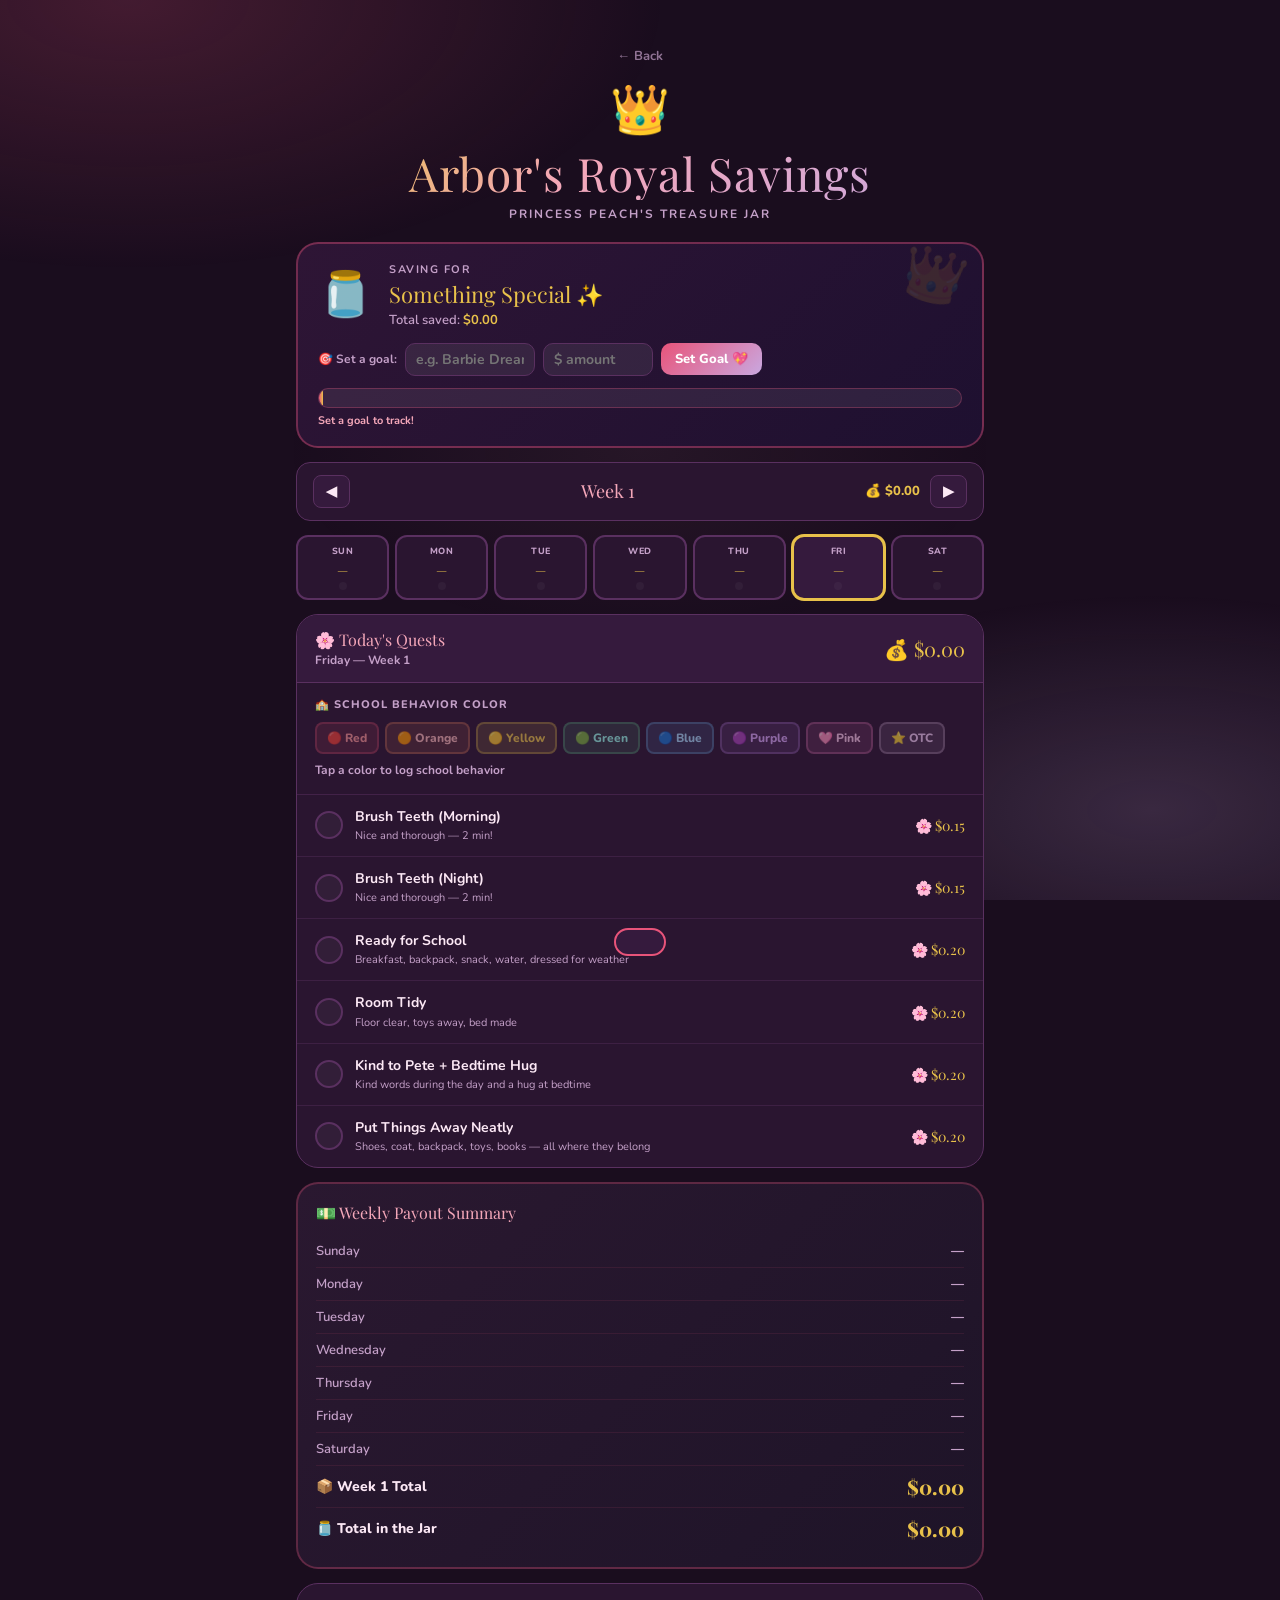
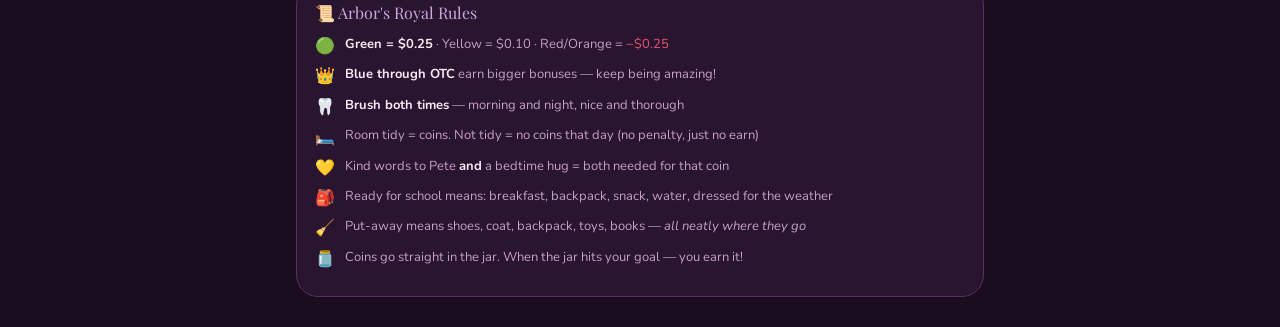
<file: arbor.html>
<!DOCTYPE html>
<html lang="en">
<head>
<meta charset="UTF-8">
<meta name="viewport" content="width=device-width, initial-scale=1.0">
<title>Arbor's Princess Savings</title>
<link href="https://fonts.googleapis.com/css2?family=Playfair+Display:wght@700;900&family=Nunito:wght@400;600;700;800&display=swap" rel="stylesheet">
<style>
  :root {
    --rose:     #e8547a;
    --peach:    #f4a7b9;
    --blush:    #fce4ec;
    --gold:     #e8c14a;
    --cream:    #fff8f0;
    --lilac:    #c9a8e0;
    --mint:     #7dd4b0;
    --sky:      #a8d8f0;
    --dark:     #2d1a2e;
    --bg:       #1a0d1e;
    --card:     #2a1530;
    --card2:    #351a3d;
    --text:     #fce8f5;
    --muted:    #c4a0c8;
    --border:   #5a3060;
    --green:    #5dc48a;
    --red:      #e85470;
    --orange:   #f0855a;
    --yellow:   #f0c94a;
    --blue:     #6aaee8;
    --purple:   #b07ad8;
    --pink:     #e87ab8;
    --otc:      #f4d0f8;
  }

  * { box-sizing: border-box; margin: 0; padding: 0; }

  body {
    background: var(--bg);
    font-family: 'Nunito', sans-serif;
    color: var(--text);
    min-height: 100vh;
    overflow-x: hidden;
  }

  body::before {
    content: '';
    position: fixed;
    inset: 0;
    background:
      radial-gradient(ellipse 70% 50% at 10% 0%, rgba(232,84,122,0.2) 0%, transparent 60%),
      radial-gradient(ellipse 60% 40% at 90% 90%, rgba(201,168,224,0.18) 0%, transparent 60%),
      radial-gradient(ellipse 40% 30% at 50% 50%, rgba(244,167,185,0.06) 0%, transparent 70%);
    pointer-events: none;
    z-index: 0;
  }

  /* Floating petals */
  .petals { position: fixed; inset: 0; pointer-events: none; z-index: 0; overflow: hidden; }
  .petal {
    position: absolute;
    font-size: var(--fs);
    opacity: 0;
    animation: petal-fall var(--d) var(--delay) infinite ease-in;
    top: -40px;
  }
  @keyframes petal-fall {
    0%   { opacity: 0; transform: translateY(0) rotate(0deg) translateX(0); }
    10%  { opacity: 0.7; }
    90%  { opacity: 0.4; }
    100% { opacity: 0; transform: translateY(110vh) rotate(360deg) translateX(var(--drift)); }
  }

  .wrap { position: relative; z-index: 1; max-width: 720px; margin: 0 auto; padding: 16px; }

  /* HEADER */
  header { text-align: center; padding: 28px 16px 20px; }
  .crown { font-size: 48px; display: block; margin-bottom: 4px; animation: crown-bob 3s ease-in-out infinite; }
  @keyframes crown-bob {
    0%,100% { transform: translateY(0) rotate(-3deg); }
    50%      { transform: translateY(-8px) rotate(3deg); }
  }
  .game-title {
    font-family: 'Playfair Display', serif;
    font-size: clamp(26px, 7vw, 46px);
    background: linear-gradient(135deg, var(--gold) 0%, var(--peach) 40%, var(--lilac) 100%);
    -webkit-background-clip: text;
    -webkit-text-fill-color: transparent;
    background-clip: text;
    line-height: 1.15;
    letter-spacing: 1px;
  }
  .subtitle {
    font-size: 12px;
    color: var(--muted);
    margin-top: 6px;
    font-weight: 700;
    letter-spacing: 2px;
    text-transform: uppercase;
  }

  /* JAR GOAL BANNER */
  .goal-banner {
    background: linear-gradient(135deg, #2e1535, #1e1030);
    border: 2px solid rgba(232,84,122,0.4);
    border-radius: 22px;
    padding: 18px 20px;
    margin-bottom: 14px;
    position: relative;
    overflow: hidden;
  }
  .goal-banner::after {
    content: '👑';
    position: absolute;
    right: 16px; top: -4px;
    font-size: 52px;
    opacity: 0.12;
    transform: rotate(15deg);
  }
  .jar-row {
    display: flex;
    align-items: center;
    gap: 16px;
    margin-bottom: 14px;
  }
  .jar-icon { font-size: 44px; flex-shrink: 0; }
  .jar-info { flex: 1; }
  .jar-label { font-size: 11px; text-transform: uppercase; letter-spacing: 1.5px; color: var(--muted); font-weight: 700; }
  .jar-name {
    font-family: 'Playfair Display', serif;
    font-size: 22px;
    color: var(--gold);
    margin: 2px 0;
  }
  .jar-total { font-size: 13px; color: var(--muted); font-weight: 600; }

  /* Goal setter */
  .goal-setter {
    display: flex;
    gap: 8px;
    align-items: center;
    flex-wrap: wrap;
    margin-bottom: 12px;
  }
  .goal-setter label { font-size: 12px; font-weight: 700; color: var(--muted); white-space: nowrap; }
  .goal-input {
    background: rgba(255,255,255,0.07);
    border: 1.5px solid var(--border);
    border-radius: 10px;
    color: var(--text);
    font-family: 'Nunito', sans-serif;
    font-weight: 700;
    font-size: 14px;
    padding: 6px 10px;
    width: 130px;
  }
  .goal-input:focus { outline: none; border-color: var(--peach); }
  .goal-btn {
    background: linear-gradient(135deg, var(--rose), var(--lilac));
    border: none;
    border-radius: 10px;
    color: white;
    font-family: 'Nunito', sans-serif;
    font-weight: 800;
    font-size: 13px;
    padding: 7px 14px;
    cursor: pointer;
    transition: opacity 0.15s;
  }
  .goal-btn:hover { opacity: 0.85; }

  /* Savings jar visual */
  .jar-visual {
    position: relative;
    height: 20px;
    background: rgba(255,255,255,0.07);
    border-radius: 10px;
    overflow: hidden;
    border: 1.5px solid rgba(232,84,122,0.3);
  }
  .jar-fill {
    height: 100%;
    background: linear-gradient(90deg, var(--rose), var(--gold));
    border-radius: 10px;
    transition: width 0.7s cubic-bezier(0.34,1.56,0.64,1);
    min-width: 4px;
  }
  .jar-labels {
    display: flex;
    justify-content: space-between;
    font-size: 11px;
    font-weight: 700;
    margin-top: 5px;
  }
  .jar-labels span:first-child { color: var(--peach); }
  .jar-labels span:last-child { color: var(--muted); }

  /* WEEK NAV */
  .week-nav {
    display: flex;
    align-items: center;
    gap: 10px;
    background: var(--card);
    border: 1px solid var(--border);
    border-radius: 14px;
    padding: 12px 16px;
    margin-bottom: 14px;
  }
  .week-nav button {
    background: var(--card2);
    border: 1px solid var(--border);
    color: var(--text);
    border-radius: 8px;
    padding: 6px 12px;
    font-family: 'Nunito', sans-serif;
    font-weight: 700;
    font-size: 14px;
    cursor: pointer;
    transition: background 0.15s;
  }
  .week-nav button:hover { background: #5a3060; }
  .week-title {
    flex: 1;
    text-align: center;
    font-family: 'Playfair Display', serif;
    font-size: 18px;
    color: var(--peach);
  }
  .week-earned { font-size: 13px; font-weight: 800; color: var(--gold); white-space: nowrap; }

  /* DAY GRID */
  .days-grid {
    display: grid;
    grid-template-columns: repeat(7, 1fr);
    gap: 6px;
    margin-bottom: 14px;
  }
  .day-pill {
    background: var(--card);
    border: 2px solid var(--border);
    border-radius: 12px;
    padding: 8px 4px;
    text-align: center;
    cursor: pointer;
    transition: all 0.15s;
  }
  .day-pill:hover { border-color: var(--peach); transform: translateY(-2px); }
  .day-pill.active { border-color: var(--gold); background: var(--card2); box-shadow: 0 0 0 1px var(--gold); }
  .day-name { font-size: 9px; font-weight: 800; text-transform: uppercase; letter-spacing: 0.5px; color: var(--muted); margin-bottom: 4px; }
  .day-coins { font-family: 'Playfair Display', serif; font-size: 13px; color: var(--gold); }
  .day-dot { width: 8px; height: 8px; border-radius: 50%; margin: 4px auto 0; }
  .day-dot.full    { background: var(--green); }
  .day-dot.partial { background: var(--yellow); }
  .day-dot.empty   { background: rgba(255,255,255,0.12); }
  .day-dot.future  { background: rgba(255,255,255,0.04); }

  /* CHECKLIST */
  .checklist-card {
    background: var(--card);
    border: 1px solid var(--border);
    border-radius: 22px;
    overflow: hidden;
    margin-bottom: 14px;
  }
  .checklist-header {
    display: flex;
    align-items: center;
    justify-content: space-between;
    padding: 14px 18px;
    background: var(--card2);
    border-bottom: 1px solid var(--border);
  }
  .checklist-title { font-family: 'Playfair Display', serif; font-size: 16px; color: var(--peach); }
  .checklist-day-label { font-size: 12px; font-weight: 700; color: var(--muted); margin-top: 2px; }
  .checklist-day-coins { font-family: 'Playfair Display', serif; font-size: 20px; color: var(--gold); }

  .behavior-section {
    padding: 14px 18px;
    border-bottom: 1px solid rgba(90,48,96,0.5);
  }
  .behavior-label { font-size: 11px; font-weight: 800; text-transform: uppercase; letter-spacing: 1px; color: var(--muted); margin-bottom: 10px; }
  .behavior-row { display: flex; gap: 6px; flex-wrap: wrap; }
  .beh-btn {
    padding: 6px 10px;
    border-radius: 8px;
    border: 2px solid transparent;
    font-family: 'Nunito', sans-serif;
    font-weight: 800;
    font-size: 12px;
    cursor: pointer;
    transition: all 0.15s;
    opacity: 0.55;
  }
  .beh-btn:hover { opacity: 0.85; transform: scale(1.05); }
  .beh-btn.selected { opacity: 1; transform: scale(1.07); box-shadow: 0 2px 12px rgba(0,0,0,0.4); }
  .beh-red    { background: rgba(232,84,112,0.2); color: #f99; border-color: rgba(232,84,112,0.4); }
  .beh-red.selected    { background: var(--red); color: white; border-color: var(--red); }
  .beh-orange { background: rgba(240,133,90,0.2); color: #fbb; border-color: rgba(240,133,90,0.4); }
  .beh-orange.selected { background: var(--orange); color: white; border-color: var(--orange); }
  .beh-yellow { background: rgba(240,201,74,0.2); color: var(--yellow); border-color: rgba(240,201,74,0.4); }
  .beh-yellow.selected { background: var(--yellow); color: #1a0d1e; border-color: var(--yellow); }
  .beh-green  { background: rgba(93,196,138,0.2); color: #9fe; border-color: rgba(93,196,138,0.4); }
  .beh-green.selected  { background: var(--green); color: white; border-color: var(--green); }
  .beh-blue   { background: rgba(106,174,232,0.2); color: #adf; border-color: rgba(106,174,232,0.4); }
  .beh-blue.selected   { background: var(--blue); color: white; border-color: var(--blue); }
  .beh-purple { background: rgba(176,122,216,0.2); color: #daf; border-color: rgba(176,122,216,0.4); }
  .beh-purple.selected { background: var(--purple); color: white; border-color: var(--purple); }
  .beh-pink   { background: rgba(232,122,184,0.2); color: #fce; border-color: rgba(232,122,184,0.4); }
  .beh-pink.selected   { background: var(--pink); color: white; border-color: var(--pink); }
  .beh-otc    { background: rgba(244,208,248,0.15); color: var(--otc); border-color: rgba(244,208,248,0.3); }
  .beh-otc.selected    { background: var(--otc); color: #2d1a2e; border-color: var(--otc); }
  .behavior-result { font-size: 12px; font-weight: 700; margin-top: 8px; min-height: 18px; }

  .task-item {
    display: flex;
    align-items: center;
    gap: 12px;
    padding: 13px 18px;
    border-bottom: 1px solid rgba(90,48,96,0.4);
    cursor: pointer;
    transition: background 0.12s;
    user-select: none;
  }
  .task-item:last-child { border-bottom: none; }
  .task-item:hover { background: rgba(255,255,255,0.03); }
  .task-check {
    width: 28px; height: 28px;
    border-radius: 50%;
    border: 2px solid var(--border);
    display: flex; align-items: center; justify-content: center;
    flex-shrink: 0;
    font-size: 14px;
    transition: all 0.2s;
    background: rgba(255,255,255,0.04);
  }
  .task-item.done .task-check { background: var(--rose); border-color: var(--rose); }
  .task-info { flex: 1; min-width: 0; }
  .task-name { font-weight: 700; font-size: 14px; line-height: 1.3; }
  .task-note { font-size: 11px; color: var(--muted); margin-top: 2px; }
  .task-item.done .task-name { text-decoration: line-through; color: var(--muted); }
  .task-coin {
    font-family: 'Playfair Display', serif;
    font-size: 14px;
    color: var(--gold);
    white-space: nowrap;
    flex-shrink: 0;
  }

  /* PAYOUT */
  .payout-card {
    background: linear-gradient(135deg, #2a1830, #1e1428);
    border: 2px solid rgba(232,84,122,0.3);
    border-radius: 22px;
    padding: 18px;
    margin-bottom: 14px;
  }
  .payout-title {
    font-family: 'Playfair Display', serif;
    font-size: 16px;
    color: var(--peach);
    margin-bottom: 12px;
    display: flex;
    align-items: center;
    gap: 6px;
  }
  .payout-row {
    display: flex;
    justify-content: space-between;
    align-items: center;
    padding: 7px 0;
    border-bottom: 1px solid rgba(232,84,122,0.1);
    font-size: 13px;
  }
  .payout-row:last-child { border-bottom: none; }
  .payout-row span:first-child { color: var(--muted); font-weight: 600; }
  .payout-row span:last-child { font-weight: 800; }
  .payout-total { color: var(--gold) !important; font-family: 'Playfair Display', serif; font-size: 20px !important; }
  .payout-total-label { color: var(--text) !important; font-size: 14px !important; font-weight: 800 !important; }

  /* RULES */
  .rules-card {
    background: var(--card);
    border: 1px solid var(--border);
    border-radius: 22px;
    padding: 18px;
    margin-bottom: 14px;
  }
  .rules-title { font-family: 'Playfair Display', serif; font-size: 16px; color: var(--lilac); margin-bottom: 12px; }
  .rule { display: flex; gap: 10px; margin-bottom: 8px; font-size: 13px; line-height: 1.4; }
  .rule-icon { flex-shrink: 0; font-size: 16px; }
  .rule-text { color: var(--muted); }
  .rule strong { color: var(--text); }

  /* TOAST */
  .toast {
    position: fixed;
    bottom: 24px; left: 50%;
    transform: translateX(-50%) translateY(80px);
    background: var(--card2);
    border: 2px solid var(--rose);
    color: var(--text);
    padding: 12px 24px;
    border-radius: 14px;
    font-family: 'Playfair Display', serif;
    font-size: 16px;
    z-index: 200;
    transition: transform 0.35s cubic-bezier(0.34,1.56,0.64,1);
    pointer-events: none;
    white-space: nowrap;
  }
  .toast.show { transform: translateX(-50%) translateY(0); }

  @media (max-width: 480px) {
    .days-grid { gap: 4px; }
    .day-name { font-size: 8px; }
    .day-coins { font-size: 11px; }
    .goal-setter { flex-direction: column; align-items: flex-start; }
  }
</style>
</head>
<body>

<div class="petals" id="petals"></div>
<div class="toast" id="toast"></div>

<div class="wrap">

  <header>
    <a href="index.html" style="display:inline-flex;align-items:center;gap:6px;text-decoration:none;color:var(--muted);font-size:13px;font-weight:700;margin-bottom:12px;opacity:0.7;transition:opacity 0.15s;" onmouseover="this.style.opacity=1" onmouseout="this.style.opacity=0.7">← Back</a>
    <span class="crown">👑</span>
    <div class="game-title">Arbor's Royal Savings</div>
    <div class="subtitle">Princess Peach's Treasure Jar</div>
  </header>

  <!-- JAR GOAL BANNER -->
  <div class="goal-banner">
    <div class="jar-row">
      <div class="jar-icon">🫙</div>
      <div class="jar-info">
        <div class="jar-label">Saving For</div>
        <div class="jar-name" id="goalName">Something Special ✨</div>
        <div class="jar-total">Total saved: <strong id="totalEarned" style="color:var(--gold)">$0.00</strong></div>
      </div>
    </div>
    <div class="goal-setter">
      <label>🎯 Set a goal:</label>
      <input class="goal-input" id="goalInput" type="text" placeholder="e.g. Barbie Dreamhouse" maxlength="40">
      <input class="goal-input" id="goalAmt" type="number" placeholder="$ amount" min="1" max="500" style="width:110px">
      <button class="goal-btn" onclick="setGoal()">Set Goal 💖</button>
    </div>
    <div class="jar-visual">
      <div class="jar-fill" id="jarFill" style="width:0%"></div>
    </div>
    <div class="jar-labels">
      <span id="jarPct">0% full</span>
      <span id="jarGoalLabel">No goal set yet</span>
    </div>
  </div>

  <!-- WEEK NAV -->
  <div class="week-nav">
    <button onclick="changeWeek(-1)">◀</button>
    <div class="week-title" id="weekTitle">Week 1</div>
    <div class="week-earned">💰 <span id="weekEarned">$0.00</span></div>
    <button onclick="changeWeek(1)">▶</button>
  </div>

  <!-- DAY GRID -->
  <div class="days-grid" id="daysGrid"></div>

  <!-- CHECKLIST -->
  <div class="checklist-card">
    <div class="checklist-header">
      <div>
        <div class="checklist-title">🌸 Today's Quests</div>
        <div class="checklist-day-label" id="checklistDayLabel">Monday</div>
      </div>
      <div class="checklist-day-coins">💰 <span id="dayTotal">$0.00</span></div>
    </div>

    <div class="behavior-section">
      <div class="behavior-label">🏫 School Behavior Color</div>
      <div class="behavior-row" id="behaviorRow"></div>
      <div class="behavior-result" id="behaviorResult"></div>
    </div>

    <div id="taskList"></div>
  </div>

  <!-- PAYOUT -->
  <div class="payout-card">
    <div class="payout-title">💵 Weekly Payout Summary</div>
    <div id="payoutRows"></div>
  </div>

  <!-- RULES -->
  <div class="rules-card">
    <div class="rules-title">📜 Arbor's Royal Rules</div>
    <div class="rule"><span class="rule-icon">🟢</span><div class="rule-text"><strong>Green = $0.25</strong> · Yellow = $0.10 · Red/Orange = <span style="color:var(--red)">−$0.25</span></div></div>
    <div class="rule"><span class="rule-icon">👑</span><div class="rule-text"><strong>Blue through OTC</strong> earn bigger bonuses — keep being amazing!</div></div>
    <div class="rule"><span class="rule-icon">🦷</span><div class="rule-text"><strong>Brush both times</strong> — morning and night, nice and thorough</div></div>
    <div class="rule"><span class="rule-icon">🛏️</span><div class="rule-text">Room tidy = coins. Not tidy = no coins that day (no penalty, just no earn)</div></div>
    <div class="rule"><span class="rule-icon">💛</span><div class="rule-text">Kind words to Pete <strong>and</strong> a bedtime hug = both needed for that coin</div></div>
    <div class="rule"><span class="rule-icon">🎒</span><div class="rule-text">Ready for school means: breakfast, backpack, snack, water, dressed for the weather</div></div>
    <div class="rule"><span class="rule-icon">🧹</span><div class="rule-text">Put-away means shoes, coat, backpack, toys, books — <em>all neatly where they go</em></div></div>
    <div class="rule"><span class="rule-icon">🫙</span><div class="rule-text">Coins go straight in the jar. When the jar hits your goal — you earn it!</div></div>
  </div>

</div>

<script>
const DAYS = ['Sun','Mon','Tue','Wed','Thu','Fri','Sat'];
const DAY_FULL = ['Sunday','Monday','Tuesday','Wednesday','Thursday','Friday','Saturday'];

const BEHAVIOR_COLORS = [
  { id:'red',    label:'🔴 Red',    cls:'beh-red',    earn: -0.25, penalty: true,  note: '−$0.25 today' },
  { id:'orange', label:'🟠 Orange', cls:'beh-orange', earn: -0.25, penalty: true,  note: '−$0.25 today' },
  { id:'yellow', label:'🟡 Yellow', cls:'beh-yellow', earn:  0.10, penalty: false, note: '+$0.10' },
  { id:'green',  label:'🟢 Green',  cls:'beh-green',  earn:  0.25, penalty: false, note: '+$0.25 ✨' },
  { id:'blue',   label:'🔵 Blue',   cls:'beh-blue',   earn:  0.40, penalty: false, note: '+$0.40 🌟' },
  { id:'purple', label:'🟣 Purple', cls:'beh-purple', earn:  0.55, penalty: false, note: '+$0.55 💜' },
  { id:'pink',   label:'🩷 Pink',   cls:'beh-pink',   earn:  0.65, penalty: false, note: '+$0.65 🩷' },
  { id:'otc',    label:'⭐ OTC',    cls:'beh-otc',    earn:  0.80, penalty: false, note: '+$0.80 👑 AMAZING!' },
];

const TASKS = [
  { id:'teeth',   name:'Brush Teeth (Morning)',        note:'Nice and thorough — 2 min!',                         earn: 0.15 },
  { id:'teeth2',  name:'Brush Teeth (Night)',           note:'Nice and thorough — 2 min!',                         earn: 0.15 },
  { id:'ready',   name:'Ready for School',              note:'Breakfast, backpack, snack, water, dressed for weather', earn: 0.20 },
  { id:'room',    name:'Room Tidy',                     note:'Floor clear, toys away, bed made',                   earn: 0.20 },
  { id:'brother', name:'Kind to Pete + Bedtime Hug',   note:'Kind words during the day and a hug at bedtime',     earn: 0.20 },
  { id:'putaway', name:'Put Things Away Neatly',        note:'Shoes, coat, backpack, toys, books — all where they belong', earn: 0.20 },
];

const STORAGE_KEY = 'arbor_allowance_v1';
let state = load();

function load() {
  try {
    const s = JSON.parse(localStorage.getItem(STORAGE_KEY));
    if (s && s.weeks) return s;
  } catch(e) {}
  return { weeks: {}, currentWeek: 1, goalName: '', goalAmt: 0 };
}
function save() {
  try { localStorage.setItem(STORAGE_KEY, JSON.stringify(state)); } catch(e) {}
}

function getWeekData(w) {
  if (!state.weeks[w]) state.weeks[w] = {};
  return state.weeks[w];
}
function getDayData(w, d) {
  const wd = getWeekData(w);
  if (!wd[d]) wd[d] = { tasks: {}, behavior: null };
  return wd[d];
}

function calcDay(w, d) {
  const dd = getDayData(w, d);
  let total = 0;
  if (dd.behavior) {
    const b = BEHAVIOR_COLORS.find(x => x.id === dd.behavior);
    if (b) total += b.earn;
  }
  TASKS.forEach(t => { if (dd.tasks[t.id]) total += t.earn; });
  return Math.max(0, total);
}
function calcWeek(w) {
  let t = 0;
  for (let d = 0; d < 7; d++) t += calcDay(w, d);
  return t;
}
function calcAllTime() {
  let t = 0;
  Object.keys(state.weeks).forEach(w => t += calcWeek(parseInt(w)));
  return t;
}

let selectedDay = new Date().getDay();

function fmt(n) { return '$' + Math.max(0, n).toFixed(2); }

function setGoal() {
  const name = document.getElementById('goalInput').value.trim();
  const amt  = parseFloat(document.getElementById('goalAmt').value);
  if (name) state.goalName = name;
  if (!isNaN(amt) && amt > 0) state.goalAmt = amt;
  save();
  renderAll();
  showToast('Goal set! 👑 You\'ve got this, Arbor!');
}

function renderAll() {
  renderGoal();
  renderWeekNav();
  renderDayGrid();
  renderChecklist();
  renderPayout();
}

function renderGoal() {
  const earned = calcAllTime();
  document.getElementById('totalEarned').textContent = fmt(earned);
  document.getElementById('goalName').textContent = state.goalName || 'Something Special ✨';
  if (state.goalInput) document.getElementById('goalInput').value = state.goalName;

  const goal = state.goalAmt || 0;
  const pct  = goal > 0 ? Math.min(100, (earned / goal) * 100) : 0;
  document.getElementById('jarFill').style.width = pct + '%';
  document.getElementById('jarPct').textContent = goal > 0 ? Math.round(pct) + '% full' : 'Set a goal to track!';
  document.getElementById('jarGoalLabel').textContent = goal > 0 ? `Goal: ${fmt(goal)}` : '';
}

function renderWeekNav() {
  document.getElementById('weekTitle').textContent = `Week ${state.currentWeek}`;
  document.getElementById('weekEarned').textContent = fmt(calcWeek(state.currentWeek));
}

function renderDayGrid() {
  const grid = document.getElementById('daysGrid');
  grid.innerHTML = '';
  for (let d = 0; d < 7; d++) {
    const earned = calcDay(state.currentWeek, d);
    const dd = getDayData(state.currentWeek, d);
    const hasData = dd.behavior || Object.values(dd.tasks).some(v => v);
    const pill = document.createElement('div');
    pill.className = 'day-pill' + (d === selectedDay ? ' active' : '');
    const dotCls = !hasData ? 'future' : earned >= 1.0 ? 'full' : earned > 0 ? 'partial' : 'empty';
    pill.innerHTML = `
      <div class="day-name">${DAYS[d]}</div>
      <div class="day-coins">${earned > 0 ? fmt(earned) : '—'}</div>
      <div class="day-dot ${dotCls}"></div>`;
    pill.onclick = () => { selectedDay = d; renderDayGrid(); renderChecklist(); };
    grid.appendChild(pill);
  }
}

function renderChecklist() {
  const w = state.currentWeek, d = selectedDay;
  const dd = getDayData(w, d);
  document.getElementById('checklistDayLabel').textContent = DAY_FULL[d] + ` — Week ${w}`;
  document.getElementById('dayTotal').textContent = fmt(calcDay(w, d));

  const brow = document.getElementById('behaviorRow');
  brow.innerHTML = '';
  BEHAVIOR_COLORS.forEach(b => {
    const btn = document.createElement('button');
    btn.className = `beh-btn ${b.cls}${dd.behavior === b.id ? ' selected' : ''}`;
    btn.textContent = b.label;
    btn.onclick = () => {
      dd.behavior = dd.behavior === b.id ? null : b.id;
      save(); renderAll();
    };
    brow.appendChild(btn);
  });
  const br = document.getElementById('behaviorResult');
  if (dd.behavior) {
    const b = BEHAVIOR_COLORS.find(x => x.id === dd.behavior);
    br.textContent = b ? `${b.label}: ${b.note}` : '';
    br.style.color = b?.penalty ? 'var(--red)' : 'var(--green)';
  } else {
    br.textContent = 'Tap a color to log school behavior';
    br.style.color = 'var(--muted)';
  }

  const list = document.getElementById('taskList');
  list.innerHTML = '';
  TASKS.forEach(t => {
    const done = !!dd.tasks[t.id];
    const item = document.createElement('div');
    item.className = `task-item${done ? ' done' : ''}`;
    item.innerHTML = `
      <div class="task-check">${done ? '♥' : ''}</div>
      <div class="task-info">
        <div class="task-name">${t.name}</div>
        <div class="task-note">${t.note}</div>
      </div>
      <div class="task-coin">🌸 ${fmt(t.earn)}</div>`;
    item.onclick = () => {
      dd.tasks[t.id] = !done;
      if (!done) spawnPetal(item);
      save(); renderAll();
    };
    list.appendChild(item);
  });
}

function renderPayout() {
  const rows = document.getElementById('payoutRows');
  rows.innerHTML = '';
  let weekTotal = 0;
  for (let d = 0; d < 7; d++) {
    const earned = calcDay(state.currentWeek, d);
    weekTotal += earned;
    const dd = getDayData(state.currentWeek, d);
    const hasData = dd.behavior || Object.values(dd.tasks).some(v => v);
    const row = document.createElement('div');
    row.className = 'payout-row';
    row.innerHTML = `<span>${DAY_FULL[d]}</span><span style="color:${earned>0?'var(--gold)':'var(--muted)'}">${hasData ? fmt(earned) : '—'}</span>`;
    rows.appendChild(row);
  }
  const totRow = document.createElement('div');
  totRow.className = 'payout-row';
  totRow.innerHTML = `<span class="payout-total-label">📦 Week ${state.currentWeek} Total</span><span class="payout-total">${fmt(weekTotal)}</span>`;
  rows.appendChild(totRow);

  const allTime = calcAllTime();
  const grandRow = document.createElement('div');
  grandRow.className = 'payout-row';
  grandRow.innerHTML = `<span class="payout-total-label">🫙 Total in the Jar</span><span class="payout-total">${fmt(allTime)}</span>`;
  rows.appendChild(grandRow);
}

function changeWeek(dir) {
  state.currentWeek = Math.max(1, state.currentWeek + dir);
  save(); renderAll();
}

function spawnPetal(el) {
  const rect = el.getBoundingClientRect();
  const emojis = ['🌸','💖','✨','🌺','💕'];
  for (let i = 0; i < 6; i++) {
    const c = document.createElement('div');
    c.textContent = emojis[Math.floor(Math.random()*emojis.length)];
    c.style.cssText = `position:fixed;font-size:18px;left:${rect.left+rect.width/2}px;top:${rect.top}px;animation:petal-fall 1s ${i*0.08}s ease-in forwards;z-index:99;pointer-events:none;--drift:${(Math.random()-0.5)*80}px;--d:1s;--delay:0s;`;
    document.body.appendChild(c);
    setTimeout(() => c.remove(), 1300);
  }
}

function showToast(msg) {
  const t = document.getElementById('toast');
  t.textContent = msg;
  t.classList.add('show');
  setTimeout(() => t.classList.remove('show'), 2800);
}

// Floating petals background
function buildPetals() {
  const p = document.getElementById('petals');
  const emojis = ['🌸','🌺','✨','💖','🌷'];
  for (let i = 0; i < 18; i++) {
    const d = document.createElement('div');
    d.className = 'petal';
    d.textContent = emojis[Math.floor(Math.random()*emojis.length)];
    d.style.cssText = `left:${Math.random()*100}%;--fs:${10+Math.random()*14}px;--d:${6+Math.random()*8}s;--delay:${Math.random()*10}s;--drift:${(Math.random()-0.5)*120}px;`;
    p.appendChild(d);
  }
}

buildPetals();
renderAll();
</script>
</body>
</html>
</file>
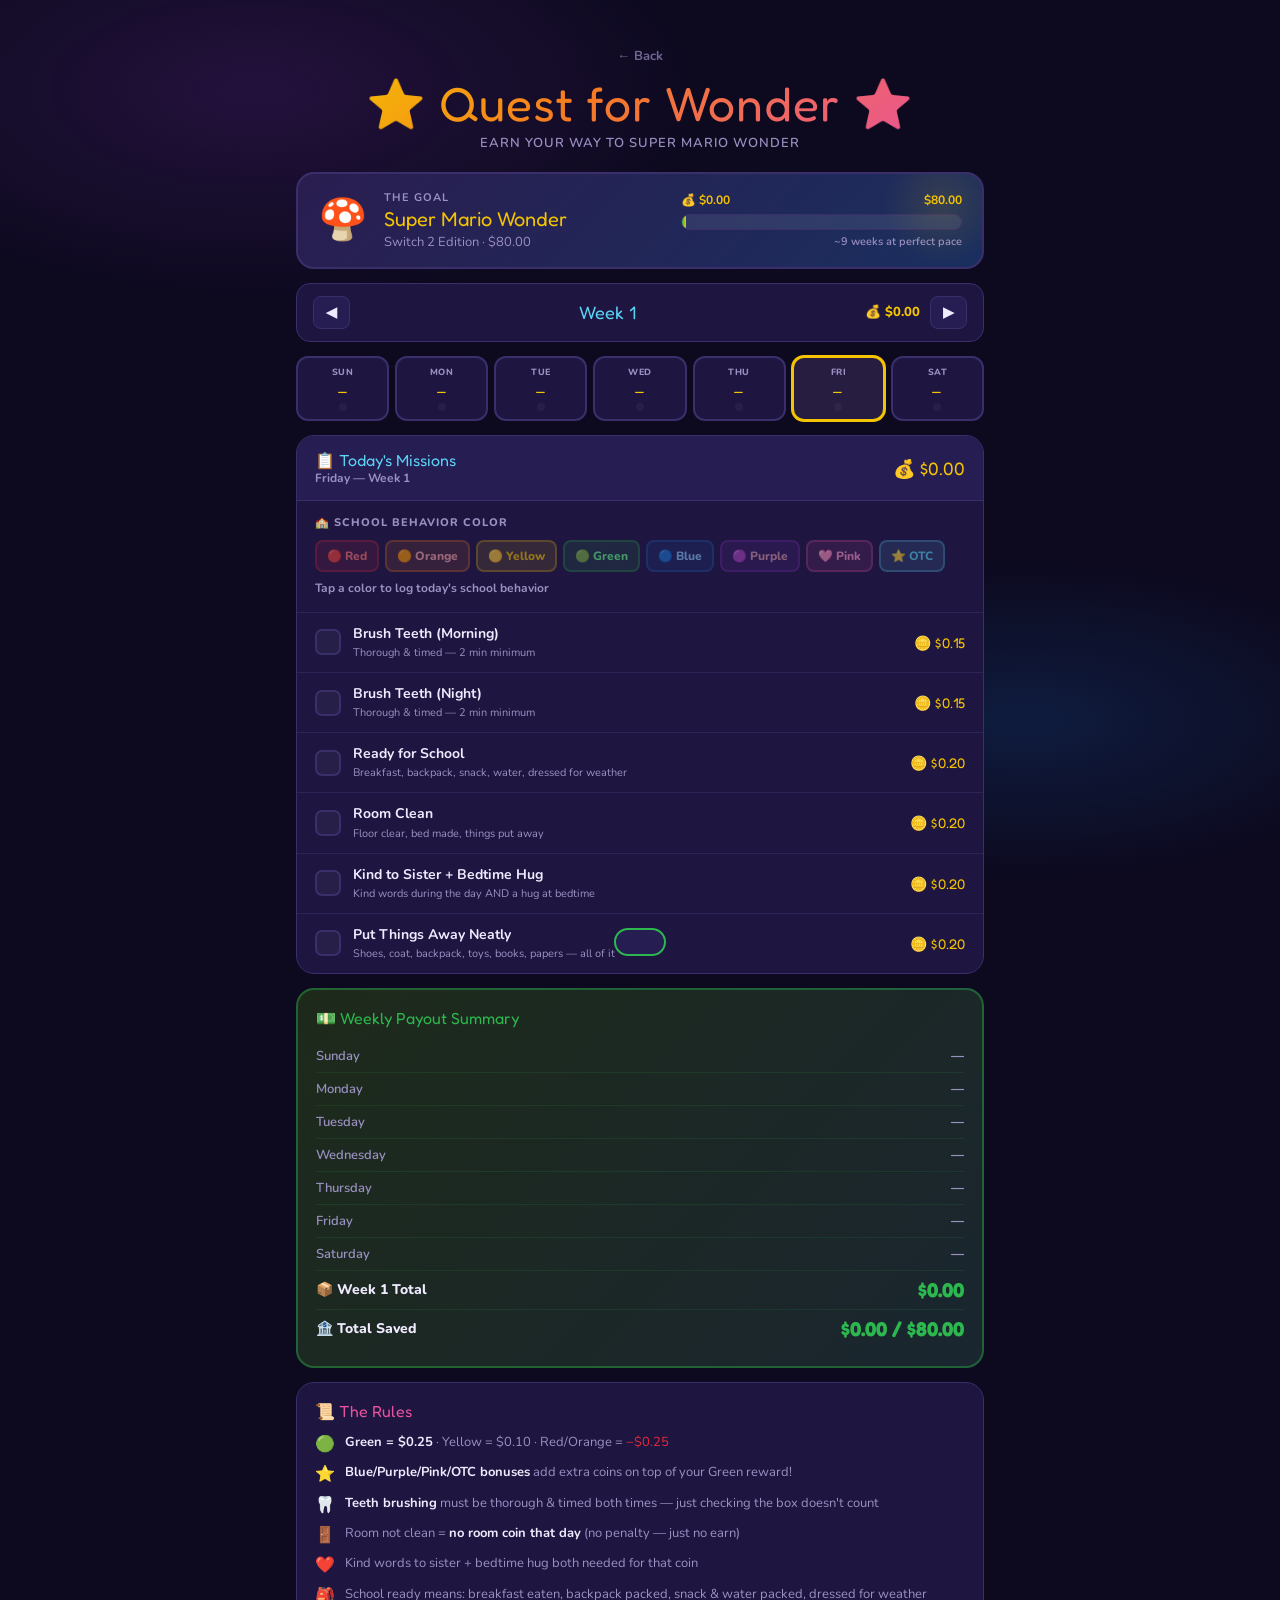
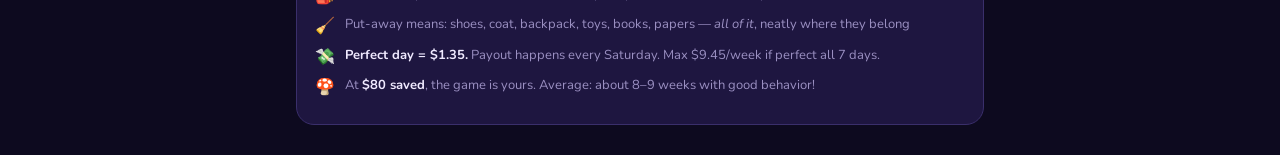
<file: pete.html>
<!DOCTYPE html>
<html lang="en">
<head>
<meta charset="UTF-8">
<meta name="viewport" content="width=device-width, initial-scale=1.0">
<title>Pete's Quest</title>
<link rel="apple-touch-icon" sizes="180x180" href="icon-mushroom.png">
<link rel="icon" href="icon-mushroom.png">
<meta name="apple-mobile-web-app-capable" content="yes">
<meta name="apple-mobile-web-app-title" content="Pete's Quest">
<meta name="apple-mobile-web-app-status-bar-style" content="black-translucent">
<meta name="theme-color" content="#0d0a1f">
<link href="https://fonts.googleapis.com/css2?family=Fredoka+One&family=Nunito:wght@400;600;700;800&display=swap" rel="stylesheet">
<style>
  :root {
    --red: #e8293a;
    --blue: #1a6fcf;
    --yellow: #f5c400;
    --green: #2cb84e;
    --orange: #f57c20;
    --purple: #8b34c4;
    --pink: #e9529e;
    --sky: #5bd3f5;
    --dark: #1a1033;
    --coin: #f5c400;
    --bg: #0d0a1f;
    --card: #1e1640;
    --card2: #261d52;
    --text: #f0eaff;
    --muted: #9b90c2;
    --border: #3a2f6b;
    --goal: 80;
  }

  * { box-sizing: border-box; margin: 0; padding: 0; }

  body {
    background: var(--bg);
    font-family: 'Nunito', sans-serif;
    color: var(--text);
    min-height: 100vh;
    overflow-x: hidden;
  }

  body::before {
    content: '';
    position: fixed;
    inset: 0;
    background:
      radial-gradient(ellipse 60% 40% at 20% 10%, rgba(139,52,196,0.18) 0%, transparent 60%),
      radial-gradient(ellipse 50% 30% at 80% 80%, rgba(26,111,207,0.18) 0%, transparent 60%);
    pointer-events: none;
    z-index: 0;
  }

  .stars {
    position: fixed;
    inset: 0;
    pointer-events: none;
    z-index: 0;
    overflow: hidden;
  }
  .star {
    position: absolute;
    width: 3px; height: 3px;
    border-radius: 50%;
    background: white;
    opacity: 0;
    animation: twinkle var(--d) var(--delay) infinite;
  }
  @keyframes twinkle {
    0%, 100% { opacity: 0; }
    50% { opacity: var(--op); }
  }

  .wrap { position: relative; z-index: 1; max-width: 720px; margin: 0 auto; padding: 16px; }

  /* HEADER */
  header {
    text-align: center;
    padding: 28px 16px 20px;
  }
  .game-title {
    font-family: 'Fredoka One', cursive;
    font-size: clamp(28px, 7vw, 48px);
    background: linear-gradient(135deg, var(--yellow) 0%, var(--orange) 40%, var(--pink) 100%);
    -webkit-background-clip: text;
    -webkit-text-fill-color: transparent;
    background-clip: text;
    text-shadow: none;
    line-height: 1.1;
    letter-spacing: 1px;
  }
  .subtitle {
    font-size: 13px;
    color: var(--muted);
    margin-top: 4px;
    font-weight: 600;
    letter-spacing: 1px;
    text-transform: uppercase;
  }

  /* GOAL BANNER */
  .goal-banner {
    background: linear-gradient(135deg, #2a1d50, #1a2f5e);
    border: 2px solid var(--border);
    border-radius: 18px;
    padding: 16px 20px;
    margin-bottom: 14px;
    display: flex;
    align-items: center;
    gap: 16px;
    position: relative;
    overflow: hidden;
  }
  .goal-banner::before {
    content: '';
    position: absolute;
    top: -30px; right: -20px;
    width: 120px; height: 120px;
    background: radial-gradient(circle, rgba(245,196,0,0.12) 0%, transparent 70%);
  }
  .coin-icon { font-size: 40px; flex-shrink: 0; }
  .goal-info { flex: 1; }
  .goal-label { font-size: 11px; text-transform: uppercase; letter-spacing: 1px; color: var(--muted); font-weight: 700; }
  .goal-name { font-family: 'Fredoka One', cursive; font-size: 20px; color: var(--yellow); margin: 2px 0; }
  .goal-price { font-size: 13px; color: var(--muted); }
  .progress-area { flex: 1; min-width: 0; }
  .progress-label {
    display: flex;
    justify-content: space-between;
    font-size: 12px;
    font-weight: 700;
    margin-bottom: 6px;
  }
  .progress-label span:first-child { color: var(--sky); }
  .progress-label span:last-child { color: var(--yellow); }
  .progress-bar {
    height: 16px;
    background: rgba(255,255,255,0.08);
    border-radius: 8px;
    overflow: hidden;
    border: 1px solid var(--border);
  }
  .progress-fill {
    height: 100%;
    background: linear-gradient(90deg, var(--green), var(--yellow));
    border-radius: 8px;
    transition: width 0.6s cubic-bezier(0.34,1.56,0.64,1);
    min-width: 4px;
  }
  .weeks-left {
    font-size: 11px;
    color: var(--muted);
    margin-top: 4px;
    text-align: right;
    font-weight: 600;
  }

  /* WEEK NAV */
  .week-nav {
    display: flex;
    align-items: center;
    gap: 10px;
    background: var(--card);
    border: 1px solid var(--border);
    border-radius: 14px;
    padding: 12px 16px;
    margin-bottom: 14px;
  }
  .week-nav button {
    background: var(--card2);
    border: 1px solid var(--border);
    color: var(--text);
    border-radius: 8px;
    padding: 6px 12px;
    font-family: 'Nunito', sans-serif;
    font-weight: 700;
    font-size: 14px;
    cursor: pointer;
    transition: background 0.15s;
  }
  .week-nav button:hover { background: #3a2f6b; }
  .week-title {
    flex: 1;
    text-align: center;
    font-family: 'Fredoka One', cursive;
    font-size: 18px;
    color: var(--sky);
  }
  .week-earned {
    font-size: 13px;
    font-weight: 800;
    color: var(--yellow);
    white-space: nowrap;
  }

  /* DAY GRID */
  .days-grid {
    display: grid;
    grid-template-columns: repeat(7, 1fr);
    gap: 6px;
    margin-bottom: 14px;
  }
  .day-pill {
    background: var(--card);
    border: 2px solid var(--border);
    border-radius: 12px;
    padding: 8px 4px;
    text-align: center;
    cursor: pointer;
    transition: all 0.15s;
    position: relative;
  }
  .day-pill:hover { border-color: var(--sky); transform: translateY(-2px); }
  .day-pill.active { border-color: var(--yellow); background: #261d40; box-shadow: 0 0 0 1px var(--yellow); }
  .day-pill.today { border-color: var(--sky); }
  .day-name { font-size: 9px; font-weight: 800; text-transform: uppercase; letter-spacing: 0.5px; color: var(--muted); margin-bottom: 4px; }
  .day-coins { font-family: 'Fredoka One', cursive; font-size: 14px; color: var(--yellow); }
  .day-dot {
    width: 8px; height: 8px;
    border-radius: 50%;
    margin: 4px auto 0;
  }
  .day-dot.full { background: var(--green); }
  .day-dot.partial { background: var(--yellow); }
  .day-dot.empty { background: rgba(255,255,255,0.12); }
  .day-dot.future { background: rgba(255,255,255,0.04); }

  /* CHECKLIST */
  .checklist-card {
    background: var(--card);
    border: 1px solid var(--border);
    border-radius: 18px;
    overflow: hidden;
    margin-bottom: 14px;
  }
  .checklist-header {
    display: flex;
    align-items: center;
    justify-content: space-between;
    padding: 14px 18px;
    background: var(--card2);
    border-bottom: 1px solid var(--border);
  }
  .checklist-title { font-family: 'Fredoka One', cursive; font-size: 16px; color: var(--sky); }
  .checklist-day-label { font-size: 12px; font-weight: 700; color: var(--muted); }
  .checklist-day-coins { font-family: 'Fredoka One', cursive; font-size: 18px; color: var(--yellow); }

  .task-item {
    display: flex;
    align-items: center;
    gap: 12px;
    padding: 12px 18px;
    border-bottom: 1px solid rgba(58,47,107,0.5);
    cursor: pointer;
    transition: background 0.12s;
    user-select: none;
  }
  .task-item:last-child { border-bottom: none; }
  .task-item:hover { background: rgba(255,255,255,0.04); }
  .task-item.penalty-mode { cursor: default; }

  .task-check {
    width: 26px; height: 26px;
    border-radius: 7px;
    border: 2px solid var(--border);
    display: flex; align-items: center; justify-content: center;
    flex-shrink: 0;
    font-size: 14px;
    transition: all 0.15s;
    background: rgba(255,255,255,0.04);
  }
  .task-item.done .task-check { background: var(--green); border-color: var(--green); }
  .task-item.penalized .task-check { background: var(--red); border-color: var(--red); }
  .task-item.partial .task-check { background: var(--orange); border-color: var(--orange); }

  .task-info { flex: 1; min-width: 0; }
  .task-name { font-weight: 700; font-size: 14px; line-height: 1.3; }
  .task-note { font-size: 11px; color: var(--muted); margin-top: 2px; }
  .task-item.done .task-name { text-decoration: line-through; color: var(--muted); }

  .task-coin {
    font-family: 'Fredoka One', cursive;
    font-size: 14px;
    display: flex;
    align-items: center;
    gap: 3px;
    white-space: nowrap;
    flex-shrink: 0;
  }
  .task-coin.earn { color: var(--yellow); }
  .task-coin.penalty { color: var(--red); }
  .task-coin.zero { color: var(--muted); }

  /* SCHOOL BEHAVIOR SECTION */
  .behavior-section {
    padding: 14px 18px;
    border-bottom: 1px solid rgba(58,47,107,0.5);
  }
  .behavior-label { font-size: 11px; font-weight: 800; text-transform: uppercase; letter-spacing: 1px; color: var(--muted); margin-bottom: 10px; }
  .behavior-row { display: flex; gap: 6px; flex-wrap: wrap; }
  .beh-btn {
    padding: 6px 10px;
    border-radius: 8px;
    border: 2px solid transparent;
    font-family: 'Nunito', sans-serif;
    font-weight: 800;
    font-size: 12px;
    cursor: pointer;
    transition: all 0.15s;
    opacity: 0.55;
  }
  .beh-btn:hover { opacity: 0.85; transform: scale(1.05); }
  .beh-btn.selected { opacity: 1; transform: scale(1.07); box-shadow: 0 2px 12px rgba(0,0,0,0.4); }
  .beh-red { background: rgba(232,41,58,0.2); color: #f77; border-color: rgba(232,41,58,0.4); }
  .beh-red.selected { background: var(--red); color: white; border-color: var(--red); }
  .beh-orange { background: rgba(245,124,32,0.2); color: #faa; border-color: rgba(245,124,32,0.4); }
  .beh-orange.selected { background: var(--orange); color: white; border-color: var(--orange); }
  .beh-yellow { background: rgba(245,196,0,0.2); color: var(--yellow); border-color: rgba(245,196,0,0.4); }
  .beh-yellow.selected { background: var(--yellow); color: #1a1033; border-color: var(--yellow); }
  .beh-green { background: rgba(44,184,78,0.2); color: #6f8; border-color: rgba(44,184,78,0.4); }
  .beh-green.selected { background: var(--green); color: white; border-color: var(--green); }
  .beh-blue { background: rgba(26,111,207,0.2); color: #8cf; border-color: rgba(26,111,207,0.4); }
  .beh-blue.selected { background: var(--blue); color: white; border-color: var(--blue); }
  .beh-purple { background: rgba(139,52,196,0.2); color: #d9a; border-color: rgba(139,52,196,0.4); }
  .beh-purple.selected { background: var(--purple); color: white; border-color: var(--purple); }
  .beh-pink { background: rgba(233,82,158,0.2); color: #f9c; border-color: rgba(233,82,158,0.4); }
  .beh-pink.selected { background: var(--pink); color: white; border-color: var(--pink); }
  .beh-otc { background: rgba(91,211,245,0.2); color: var(--sky); border-color: rgba(91,211,245,0.4); }
  .beh-otc.selected { background: var(--sky); color: #0d0a1f; border-color: var(--sky); }
  .behavior-result { font-size: 12px; font-weight: 700; margin-top: 8px; min-height: 18px; }

  /* PAYOUT CARD */
  .payout-card {
    background: linear-gradient(135deg, #1d2a1a, #1a2630);
    border: 2px solid rgba(44,184,78,0.4);
    border-radius: 18px;
    padding: 18px;
    margin-bottom: 14px;
  }
  .payout-title {
    font-family: 'Fredoka One', cursive;
    font-size: 16px;
    color: var(--green);
    margin-bottom: 12px;
    display: flex;
    align-items: center;
    gap: 6px;
  }
  .payout-row {
    display: flex;
    justify-content: space-between;
    align-items: center;
    padding: 7px 0;
    border-bottom: 1px solid rgba(44,184,78,0.12);
    font-size: 13px;
  }
  .payout-row:last-child { border-bottom: none; }
  .payout-row span:first-child { color: var(--muted); font-weight: 600; }
  .payout-row span:last-child { font-weight: 800; }
  .payout-total { color: var(--green) !important; font-family: 'Fredoka One', cursive; font-size: 20px !important; }
  .payout-total-label { color: var(--text) !important; font-size: 14px !important; font-weight: 800 !important; }

  /* RULES */
  .rules-card {
    background: var(--card);
    border: 1px solid var(--border);
    border-radius: 18px;
    padding: 18px;
    margin-bottom: 14px;
  }
  .rules-title { font-family: 'Fredoka One', cursive; font-size: 16px; color: var(--pink); margin-bottom: 12px; }
  .rule { display: flex; gap: 10px; margin-bottom: 8px; font-size: 13px; line-height: 1.4; }
  .rule-icon { flex-shrink: 0; font-size: 16px; }
  .rule-text { color: var(--muted); }
  .rule strong { color: var(--text); }

  /* CONFETTI BURST */
  .confetti-overlay {
    position: fixed; inset: 0; pointer-events: none; z-index: 100;
    overflow: hidden;
    display: none;
  }
  .confetti-overlay.show { display: block; }
  .conf-piece {
    position: absolute;
    width: 8px; height: 8px;
    border-radius: 2px;
    animation: confetti-fall 1.6s ease-in forwards;
  }
  @keyframes confetti-fall {
    0% { transform: translateY(-20px) rotate(0deg); opacity: 1; }
    100% { transform: translateY(110vh) rotate(720deg); opacity: 0; }
  }

  /* TOAST */
  .toast {
    position: fixed;
    bottom: 24px; left: 50%;
    transform: translateX(-50%) translateY(80px);
    background: var(--card2);
    border: 2px solid var(--green);
    color: var(--text);
    padding: 12px 24px;
    border-radius: 14px;
    font-family: 'Fredoka One', cursive;
    font-size: 16px;
    z-index: 200;
    transition: transform 0.35s cubic-bezier(0.34,1.56,0.64,1);
    pointer-events: none;
    white-space: nowrap;
  }
  .toast.show { transform: translateX(-50%) translateY(0); }

  .coins-display {
    display: inline-flex; align-items: center; gap: 4px;
  }

  @media (max-width: 480px) {
    .goal-banner { flex-direction: column; align-items: flex-start; gap: 10px; }
    .days-grid { grid-template-columns: repeat(7,1fr); gap: 4px; }
    .day-name { font-size: 8px; }
    .day-coins { font-size: 12px; }
  }
</style>
</head>
<body>

<div class="stars" id="stars"></div>

<div class="confetti-overlay" id="confetti"></div>
<div class="toast" id="toast"></div>

<div class="wrap">

  <header>
    <a href="index.html" style="display:inline-flex;align-items:center;gap:6px;text-decoration:none;color:var(--muted);font-size:13px;font-weight:700;margin-bottom:12px;opacity:0.7;transition:opacity 0.15s;" onmouseover="this.style.opacity=1" onmouseout="this.style.opacity=0.7">← Back</a>
    <div class="game-title">⭐ Quest for Wonder ⭐</div>
    <div class="subtitle">Earn your way to Super Mario Wonder</div>
  </header>

  <!-- GOAL BANNER -->
  <div class="goal-banner">
    <div class="coin-icon">🍄</div>
    <div class="goal-info">
      <div class="goal-label">The Goal</div>
      <div class="goal-name">Super Mario Wonder</div>
      <div class="goal-price">Switch 2 Edition · $80.00</div>
    </div>
    <div class="progress-area">
      <div class="progress-label">
        <span>💰 <span id="totalEarned">$0.00</span></span>
        <span>$80.00</span>
      </div>
      <div class="progress-bar">
        <div class="progress-fill" id="progressFill" style="width:0%"></div>
      </div>
      <div class="weeks-left" id="weeksLeft"></div>
    </div>
  </div>

  <!-- WEEK NAV -->
  <div class="week-nav">
    <button onclick="changeWeek(-1)">◀</button>
    <div class="week-title" id="weekTitle">Week 1</div>
    <div class="week-earned">💰 <span id="weekEarned">$0.00</span></div>
    <button onclick="changeWeek(1)">▶</button>
  </div>

  <!-- DAY PILLS -->
  <div class="days-grid" id="daysGrid"></div>

  <!-- DAILY CHECKLIST -->
  <div class="checklist-card">
    <div class="checklist-header">
      <div>
        <div class="checklist-title">📋 Today's Missions</div>
        <div class="checklist-day-label" id="checklistDayLabel">Monday</div>
      </div>
      <div class="checklist-day-coins">💰 <span id="dayTotal">$0.00</span></div>
    </div>

    <!-- BEHAVIOR -->
    <div class="behavior-section">
      <div class="behavior-label">🏫 School Behavior Color</div>
      <div class="behavior-row" id="behaviorRow"></div>
      <div class="behavior-result" id="behaviorResult"></div>
    </div>

    <!-- TASKS -->
    <div id="taskList"></div>
  </div>

  <!-- WEEKLY PAYOUT -->
  <div class="payout-card">
    <div class="payout-title">💵 Weekly Payout Summary</div>
    <div id="payoutRows"></div>
  </div>

  <!-- RULES -->
  <div class="rules-card">
    <div class="rules-title">📜 The Rules</div>
    <div class="rule"><span class="rule-icon">🟢</span><div class="rule-text"><strong>Green = $0.25</strong> · Yellow = $0.10 · Red/Orange = <span style="color:var(--red)">−$0.25</span></div></div>
    <div class="rule"><span class="rule-icon">⭐</span><div class="rule-text"><strong>Blue/Purple/Pink/OTC bonuses</strong> add extra coins on top of your Green reward!</div></div>
    <div class="rule"><span class="rule-icon">🦷</span><div class="rule-text"><strong>Teeth brushing</strong> must be thorough &amp; timed both times — just checking the box doesn't count</div></div>
    <div class="rule"><span class="rule-icon">🚪</span><div class="rule-text">Room not clean = <strong>no room coin that day</strong> (no penalty — just no earn)</div></div>
    <div class="rule"><span class="rule-icon">❤️</span><div class="rule-text">Kind words to sister + bedtime hug both needed for that coin</div></div>
    <div class="rule"><span class="rule-icon">🎒</span><div class="rule-text">School ready means: breakfast eaten, backpack packed, snack &amp; water packed, dressed for weather</div></div>
    <div class="rule"><span class="rule-icon">🧹</span><div class="rule-text">Put-away means: shoes, coat, backpack, toys, books, papers — <em>all of it</em>, neatly where they belong</div></div>
    <div class="rule"><span class="rule-icon">💸</span><div class="rule-text"><strong>Perfect day = $1.35.</strong> Payout happens every Saturday. Max $9.45/week if perfect all 7 days.</div></div>
    <div class="rule"><span class="rule-icon">🍄</span><div class="rule-text">At <strong>$80 saved</strong>, the game is yours. Average: about 8–9 weeks with good behavior!</div></div>
  </div>

</div>

<script>
// ─── DATA ───────────────────────────────────────────────────────────────
const GOAL = 80;
const DAYS = ['Sun','Mon','Tue','Wed','Thu','Fri','Sat'];
const DAY_FULL = ['Sunday','Monday','Tuesday','Wednesday','Thursday','Friday','Saturday'];

const BEHAVIOR_COLORS = [
  { id:'red',    label:'🔴 Red',    cls:'beh-red',    earn: -0.25, penalty: true,  note: '−$0.25 today' },
  { id:'orange', label:'🟠 Orange', cls:'beh-orange', earn: -0.25, penalty: true,  note: '−$0.25 today' },
  { id:'yellow', label:'🟡 Yellow', cls:'beh-yellow', earn:  0.10, penalty: false, note: '+$0.10' },
  { id:'green',  label:'🟢 Green',  cls:'beh-green',  earn:  0.25, penalty: false, note: '+$0.25 ✨' },
  { id:'blue',   label:'🔵 Blue',   cls:'beh-blue',   earn:  0.40, penalty: false, note: '+$0.40 🌟' },
  { id:'purple', label:'🟣 Purple', cls:'beh-purple', earn:  0.55, penalty: false, note: '+$0.55 💜' },
  { id:'pink',   label:'🩷 Pink',   cls:'beh-pink',   earn:  0.65, penalty: false, note: '+$0.65 🩷' },
  { id:'otc',    label:'⭐ OTC',    cls:'beh-otc',    earn:  0.80, penalty: false, note: '+$0.80 🏆 WOW!' },
];

// Tasks: type "check" = earn if done / "penalty" = penalize if missed (after first warning)
const TASKS = [
  { id:'teeth',   name:'Brush Teeth (Morning)',     note:'Thorough & timed — 2 min minimum', earn: 0.15, type:'check' },
  { id:'teeth2',  name:'Brush Teeth (Night)',        note:'Thorough & timed — 2 min minimum', earn: 0.15, type:'check' },
  { id:'ready',   name:'Ready for School',           note:'Breakfast, backpack, snack, water, dressed for weather', earn: 0.20, type:'check' },
  { id:'room',    name:'Room Clean',                 note:'Floor clear, bed made, things put away', earn: 0.20, type:'check' },
  { id:'sister',  name:'Kind to Sister + Bedtime Hug', note:'Kind words during the day AND a hug at bedtime', earn: 0.20, type:'check' },
  { id:'putaway', name:'Put Things Away Neatly',    note:'Shoes, coat, backpack, toys, books, papers — all of it', earn: 0.20, type:'check' },
];
// Max per day: behavior (up to 0.80) + tasks (1.10) = up to $1.90
// Base "good day" (Green + all tasks) = 0.25 + 1.10 = $1.35

// ─── STATE ──────────────────────────────────────────────────────────────
const STORAGE_KEY = 'mario_allowance_v3';
let state = load();

function load() {
  try {
    const s = JSON.parse(localStorage.getItem(STORAGE_KEY));
    if (s && s.weeks) return s;
  } catch(e) {}
  return { weeks: {}, currentWeek: 1, startDate: new Date().toISOString().split('T')[0] };
}
function save() {
  try { localStorage.setItem(STORAGE_KEY, JSON.stringify(state)); } catch(e) {}
}

function getWeekData(w) {
  if (!state.weeks[w]) state.weeks[w] = {};
  return state.weeks[w];
}
function getDayData(w, d) {
  const wd = getWeekData(w);
  if (!wd[d]) wd[d] = { tasks: {}, behavior: null };
  return wd[d];
}

// ─── CALCULATIONS ────────────────────────────────────────────────────────
function calcDay(w, d) {
  const dd = getDayData(w, d);
  let total = 0;
  // Behavior
  if (dd.behavior) {
    const b = BEHAVIOR_COLORS.find(x => x.id === dd.behavior);
    if (b) total += b.earn;
  }
  // Tasks
  TASKS.forEach(t => {
    if (dd.tasks[t.id] === true) total += t.earn;
  });
  return Math.max(0, total);
}
function calcWeek(w) {
  let t = 0;
  for (let d = 0; d < 7; d++) t += calcDay(w, d);
  return t;
}
function calcAllTime() {
  let t = 0;
  Object.keys(state.weeks).forEach(w => t += calcWeek(parseInt(w)));
  return t;
}

// ─── CURRENT DAY ─────────────────────────────────────────────────────────
let selectedDay = new Date().getDay(); // 0=Sun

function todayInWeek() {
  // Try to figure out which week "today" is
  return state.currentWeek;
}

// ─── RENDER ──────────────────────────────────────────────────────────────
function fmt(n) {
  const v = Math.max(0, n);
  return '$' + v.toFixed(2);
}

function renderAll() {
  renderGoal();
  renderWeekNav();
  renderDayGrid();
  renderChecklist();
  renderPayout();
}

function renderGoal() {
  const earned = calcAllTime();
  document.getElementById('totalEarned').textContent = fmt(earned);
  const pct = Math.min(100, (earned / GOAL) * 100);
  document.getElementById('progressFill').style.width = pct + '%';
  const remaining = Math.max(0, GOAL - earned);
  if (remaining <= 0) {
    document.getElementById('weeksLeft').textContent = '🏆 YOU DID IT!';
  } else {
    const weeksNeeded = Math.ceil(remaining / 9.45);
    document.getElementById('weeksLeft').textContent = `~${weeksNeeded} week${weeksNeeded===1?'':'s'} at perfect pace`;
  }
}

function renderWeekNav() {
  document.getElementById('weekTitle').textContent = `Week ${state.currentWeek}`;
  document.getElementById('weekEarned').textContent = fmt(calcWeek(state.currentWeek));
}

function renderDayGrid() {
  const grid = document.getElementById('daysGrid');
  grid.innerHTML = '';
  for (let d = 0; d < 7; d++) {
    const earned = calcDay(state.currentWeek, d);
    const dd = getDayData(state.currentWeek, d);
    const hasData = dd.behavior || Object.values(dd.tasks).some(v => v);
    const pill = document.createElement('div');
    pill.className = 'day-pill' + (d === selectedDay ? ' active' : '');
    const dotCls = !hasData ? 'future' : earned >= 1.0 ? 'full' : earned > 0 ? 'partial' : 'empty';
    pill.innerHTML = `
      <div class="day-name">${DAYS[d]}</div>
      <div class="day-coins">${earned > 0 ? fmt(earned) : '—'}</div>
      <div class="day-dot ${dotCls}"></div>`;
    pill.onclick = () => { selectedDay = d; renderDayGrid(); renderChecklist(); };
    grid.appendChild(pill);
  }
}

function renderChecklist() {
  const w = state.currentWeek, d = selectedDay;
  const dd = getDayData(w, d);
  document.getElementById('checklistDayLabel').textContent = DAY_FULL[d] + ` — Week ${w}`;
  document.getElementById('dayTotal').textContent = fmt(calcDay(w, d));

  // Behavior buttons
  const brow = document.getElementById('behaviorRow');
  brow.innerHTML = '';
  BEHAVIOR_COLORS.forEach(b => {
    const btn = document.createElement('button');
    btn.className = `beh-btn ${b.cls}${dd.behavior === b.id ? ' selected' : ''}`;
    btn.textContent = b.label;
    btn.onclick = () => {
      if (dd.behavior === b.id) { dd.behavior = null; }
      else { dd.behavior = b.id; }
      save(); renderAll();
    };
    brow.appendChild(btn);
  });
  const br = document.getElementById('behaviorResult');
  if (dd.behavior) {
    const b = BEHAVIOR_COLORS.find(x => x.id === dd.behavior);
    br.textContent = b ? `${b.label}: ${b.note}` : '';
    br.style.color = b?.penalty ? 'var(--red)' : 'var(--green)';
  } else {
    br.textContent = 'Tap a color to log today\'s school behavior';
    br.style.color = 'var(--muted)';
  }

  // Tasks
  const list = document.getElementById('taskList');
  list.innerHTML = '';
  TASKS.forEach(t => {
    const done = dd.tasks[t.id] === true;
    const item = document.createElement('div');
    item.className = `task-item${done ? ' done' : ''}`;
    item.innerHTML = `
      <div class="task-check">${done ? '✓' : ''}</div>
      <div class="task-info">
        <div class="task-name">${t.name}</div>
        <div class="task-note">${t.note}</div>
      </div>
      <div class="task-coin earn">🪙 ${fmt(t.earn)}</div>`;
    item.onclick = () => {
      dd.tasks[t.id] = !done;
      if (!done) spawnCoin(item);
      save(); renderAll();
    };
    list.appendChild(item);
  });
}

function renderPayout() {
  const rows = document.getElementById('payoutRows');
  rows.innerHTML = '';
  let weekTotal = 0;
  for (let d = 0; d < 7; d++) {
    const earned = calcDay(state.currentWeek, d);
    weekTotal += earned;
    const row = document.createElement('div');
    row.className = 'payout-row';
    const dd = getDayData(state.currentWeek, d);
    const hasData = dd.behavior || Object.values(dd.tasks).some(v => v);
    row.innerHTML = `<span>${DAY_FULL[d]}</span><span style="color:${earned>0?'var(--yellow)':'var(--muted)'}">${hasData ? fmt(earned) : '—'}</span>`;
    rows.appendChild(row);
  }
  const totRow = document.createElement('div');
  totRow.className = 'payout-row';
  totRow.innerHTML = `<span class="payout-total-label">📦 Week ${state.currentWeek} Total</span><span class="payout-total">${fmt(weekTotal)}</span>`;
  rows.appendChild(totRow);

  const allTime = calcAllTime();
  const grandRow = document.createElement('div');
  grandRow.className = 'payout-row';
  grandRow.innerHTML = `<span class="payout-total-label">🏦 Total Saved</span><span class="payout-total">${fmt(allTime)} / $80.00</span>`;
  rows.appendChild(grandRow);
}

// ─── WEEK NAV ─────────────────────────────────────────────────────────────
function changeWeek(dir) {
  state.currentWeek = Math.max(1, state.currentWeek + dir);
  save(); renderAll();
}

// ─── COIN BURST ───────────────────────────────────────────────────────────
function spawnCoin(el) {
  const rect = el.getBoundingClientRect();
  for (let i = 0; i < 6; i++) {
    const c = document.createElement('div');
    c.textContent = '🪙';
    c.style.cssText = `position:fixed;font-size:18px;left:${rect.left+rect.width/2}px;top:${rect.top}px;animation:confetti-fall 0.9s ${i*0.08}s ease-in forwards;transform-origin:center;z-index:99;pointer-events:none;`;
    document.body.appendChild(c);
    setTimeout(() => c.remove(), 1200);
  }
}

// ─── STARS ────────────────────────────────────────────────────────────────
function buildStars() {
  const s = document.getElementById('stars');
  for (let i = 0; i < 70; i++) {
    const d = document.createElement('div');
    d.className = 'star';
    d.style.cssText = `left:${Math.random()*100}%;top:${Math.random()*100}%;--d:${2+Math.random()*4}s;--delay:${Math.random()*5}s;--op:${0.3+Math.random()*0.7}`;
    s.appendChild(d);
  }
}

// ─── TOAST ────────────────────────────────────────────────────────────────
function showToast(msg) {
  const t = document.getElementById('toast');
  t.textContent = msg;
  t.classList.add('show');
  setTimeout(() => t.classList.remove('show'), 2500);
}

// ─── INIT ─────────────────────────────────────────────────────────────────
buildStars();
renderAll();
</script>
</body>
</html>
</file>
